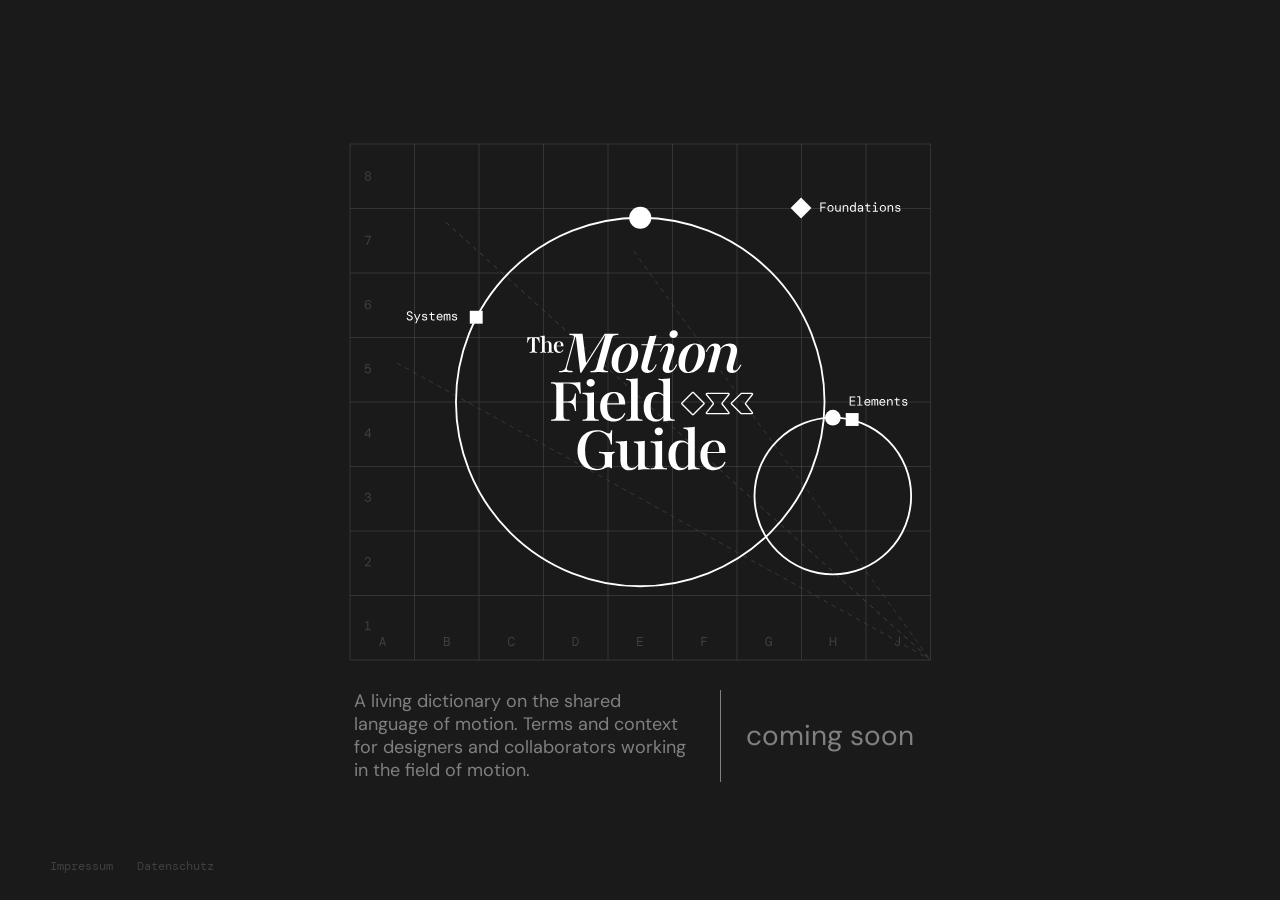
<file: index.html>
<!DOCTYPE html>
<html lang="en">
<head>
  <meta charset="utf-8">
  <meta name="viewport" content="width=device-width, initial-scale=1">
  <title>The Motion Field Guide</title>
  <meta name="description" content="A living dictionary on the shared language of motion. Terms and context for designers and collaborators working in the field of motion.">
  <meta name="theme-color" content="#1A1A1A">
  <meta property="og:type" content="website">
  <meta property="og:title" content="The Motion Field Guide">
  <meta property="og:description" content="A living dictionary on the shared language of motion. Coming soon.">
  <link rel="icon" href="favicon.svg" type="image/svg+xml">
  <link rel="stylesheet" href="styles.css?v=9">
</head>
<body>
  <main class="stage">
    <h1 class="visually-hidden">The Motion Field Guide</h1>

    <!-- Hero visual. The SVG between the markers is generated: after a new
         After Effects export run  python3 tools/build_hero.py <animation.json>
         and it is replaced. Do not edit it by hand. -->
    <div class="hero">
      <!-- hero:start -->
      <svg class="hero__svg" role="img" aria-label="The Motion Field Guide — circles, guide lines and markers on a grid, labelled Foundations, Systems and Elements." xmlns="http://www.w3.org/2000/svg" viewBox="0 0 2520 2240"><style>.a1{offset-path:path('M0,-800C441.83,-800 800,-441.83 800,0C800,441.83 441.83,800 0,800C-441.83,800 -800,441.83 -800,0C-800,-441.83 -441.83,-800 0,-800');offset-rotate:0deg;offset-distance:0%;animation:a1 11.96s linear infinite}@keyframes a1{0%{offset-distance:0%;animation-timing-function:cubic-bezier(0.2,0.1,0.83,0.85)}22.6468%{offset-distance:25%;animation-timing-function:linear}41.8174%{offset-distance:50%;animation-timing-function:linear}65.5378%{offset-distance:75%;animation-timing-function:cubic-bezier(0.17,0.23,0.4,0.53)}99.8968%{offset-distance:100%}100%{offset-distance:100%}}.a2{offset-path:path('M0,-340C187.78,-340 340,-187.78 340,0C340,187.78 187.78,340 0,340C-187.78,340 -340,187.78 -340,0C-340,-187.78 -187.78,-340 0,-340C187.78,-340 340,-187.78 340,0C340,187.78 187.78,340 0,340C-187.78,340 -340,187.78 -340,0C-340,-187.78 -187.78,-340 0,-340C187.78,-340 340,-187.78 340,0C340,187.78 187.78,340 0,340C-187.78,340 -340,187.78 -340,0C-340,-187.78 -187.78,-340 0,-340');offset-rotate:0deg;offset-distance:0%;animation:a2 11.96s linear infinite}@keyframes a2{0%{offset-distance:0%;animation-timing-function:cubic-bezier(0.6,0.32,0.83,0.77)}11.7159%{offset-distance:8.3333%;animation-timing-function:linear}16.7329%{offset-distance:16.6667%;animation-timing-function:linear}21.7495%{offset-distance:25%;animation-timing-function:cubic-bezier(0.17,0.23,0.4,0.69)}33.4654%{offset-distance:33.3333%;animation-timing-function:cubic-bezier(0.6,0.31,0.83,0.77)}45.1687%{offset-distance:41.6667%;animation-timing-function:linear}50.1776%{offset-distance:50%;animation-timing-function:linear}55.1863%{offset-distance:58.3333%;animation-timing-function:cubic-bezier(0.17,0.23,0.4,0.69)}66.8896%{offset-distance:66.6667%;animation-timing-function:cubic-bezier(0.6,0.31,0.83,0.77)}78.4931%{offset-distance:75%;animation-timing-function:linear}83.4373%{offset-distance:83.3333%;animation-timing-function:linear}88.3813%{offset-distance:91.6667%;animation-timing-function:cubic-bezier(0.17,0.23,0.4,0.69)}99.9846%{offset-distance:100%}100%{offset-distance:100%}}.a3{opacity:1;animation:a3 11.96s linear infinite}@keyframes a3{0%{opacity:1;animation-timing-function:step-end}3.3445%{opacity:0;animation-timing-function:step-end}3.8462%{opacity:1;animation-timing-function:step-end}4.5151%{opacity:0;animation-timing-function:step-end}5.0167%{opacity:1;animation-timing-function:step-end}6.689%{opacity:0;animation-timing-function:step-end}11.7057%{opacity:1;animation-timing-function:step-end}13.2107%{opacity:0;animation-timing-function:step-end}13.7124%{opacity:1;animation-timing-function:step-end}16.7224%{opacity:1;animation-timing-function:step-end}20.0669%{opacity:0;animation-timing-function:step-end}20.5686%{opacity:1;animation-timing-function:step-end}21.2375%{opacity:0;animation-timing-function:step-end}21.7391%{opacity:1;animation-timing-function:step-end}23.4114%{opacity:0;animation-timing-function:step-end}28.4281%{opacity:1;animation-timing-function:step-end}29.9331%{opacity:0;animation-timing-function:step-end}30.4348%{opacity:1;animation-timing-function:step-end}33.4448%{opacity:1;animation-timing-function:step-end}36.7893%{opacity:0;animation-timing-function:step-end}37.291%{opacity:1;animation-timing-function:step-end}37.9599%{opacity:0;animation-timing-function:step-end}38.4615%{opacity:1;animation-timing-function:step-end}40.1338%{opacity:0;animation-timing-function:step-end}45.1505%{opacity:1;animation-timing-function:step-end}46.6555%{opacity:0;animation-timing-function:step-end}47.1572%{opacity:1;animation-timing-function:step-end}50.1672%{opacity:1;animation-timing-function:step-end}53.5117%{opacity:0;animation-timing-function:step-end}54.0134%{opacity:1;animation-timing-function:step-end}54.6823%{opacity:0;animation-timing-function:step-end}55.1839%{opacity:1;animation-timing-function:step-end}56.8562%{opacity:0;animation-timing-function:step-end}61.8729%{opacity:1;animation-timing-function:step-end}63.3779%{opacity:0;animation-timing-function:step-end}63.8796%{opacity:1;animation-timing-function:step-end}66.8896%{opacity:1;animation-timing-function:step-end}70.2341%{opacity:0;animation-timing-function:step-end}70.7358%{opacity:1;animation-timing-function:step-end}71.4047%{opacity:0;animation-timing-function:step-end}71.9064%{opacity:1;animation-timing-function:step-end}73.5786%{opacity:0;animation-timing-function:step-end}78.5953%{opacity:1;animation-timing-function:step-end}80.1003%{opacity:0;animation-timing-function:step-end}80.602%{opacity:1;animation-timing-function:step-end}83.612%{opacity:1;animation-timing-function:step-end}86.9565%{opacity:0;animation-timing-function:step-end}87.4582%{opacity:1;animation-timing-function:step-end}88.1271%{opacity:0;animation-timing-function:step-end}88.6288%{opacity:1;animation-timing-function:step-end}90.301%{opacity:0;animation-timing-function:step-end}95.3177%{opacity:1;animation-timing-function:step-end}96.8227%{opacity:0;animation-timing-function:step-end}97.3244%{opacity:1}100%{opacity:1}}.a4{opacity:0;animation:a4 11.96s linear infinite}@keyframes a4{0%{opacity:0;animation-timing-function:step-end}6.689%{opacity:1;animation-timing-function:step-end}8.3612%{opacity:0;animation-timing-function:step-end}16.7224%{opacity:0;animation-timing-function:step-end}23.4114%{opacity:1;animation-timing-function:step-end}25.0836%{opacity:0;animation-timing-function:step-end}33.4448%{opacity:0;animation-timing-function:step-end}40.1338%{opacity:1;animation-timing-function:step-end}41.806%{opacity:0;animation-timing-function:step-end}50.1672%{opacity:0;animation-timing-function:step-end}56.8562%{opacity:1;animation-timing-function:step-end}58.5284%{opacity:0;animation-timing-function:step-end}66.8896%{opacity:0;animation-timing-function:step-end}73.5786%{opacity:1;animation-timing-function:step-end}75.2508%{opacity:0;animation-timing-function:step-end}83.612%{opacity:0;animation-timing-function:step-end}90.301%{opacity:1;animation-timing-function:step-end}91.9732%{opacity:0}100%{opacity:0}}.a5{opacity:0;animation:a5 11.96s linear infinite}@keyframes a5{0%{opacity:0;animation-timing-function:step-end}8.3612%{opacity:1;animation-timing-function:step-end}10.0334%{opacity:0;animation-timing-function:step-end}16.7224%{opacity:0;animation-timing-function:step-end}25.0836%{opacity:1;animation-timing-function:step-end}26.7559%{opacity:0;animation-timing-function:step-end}33.4448%{opacity:0;animation-timing-function:step-end}41.806%{opacity:1;animation-timing-function:step-end}43.4783%{opacity:0;animation-timing-function:step-end}50.1672%{opacity:0;animation-timing-function:step-end}58.5284%{opacity:1;animation-timing-function:step-end}60.2007%{opacity:0;animation-timing-function:step-end}66.8896%{opacity:0;animation-timing-function:step-end}75.2508%{opacity:1;animation-timing-function:step-end}76.9231%{opacity:0;animation-timing-function:step-end}83.612%{opacity:0;animation-timing-function:step-end}91.9732%{opacity:1;animation-timing-function:step-end}93.6455%{opacity:0}100%{opacity:0}}.a6{opacity:0;animation:a6 11.96s linear infinite}@keyframes a6{0%{opacity:0;animation-timing-function:step-end}10.0334%{opacity:1;animation-timing-function:step-end}11.7057%{opacity:0;animation-timing-function:step-end}16.7224%{opacity:0;animation-timing-function:step-end}26.7559%{opacity:1;animation-timing-function:step-end}28.4281%{opacity:0;animation-timing-function:step-end}33.4448%{opacity:0;animation-timing-function:step-end}43.4783%{opacity:1;animation-timing-function:step-end}45.1505%{opacity:0;animation-timing-function:step-end}50.1672%{opacity:0;animation-timing-function:step-end}60.2007%{opacity:1;animation-timing-function:step-end}61.8729%{opacity:0;animation-timing-function:step-end}66.8896%{opacity:0;animation-timing-function:step-end}76.9231%{opacity:1;animation-timing-function:step-end}78.5953%{opacity:0;animation-timing-function:step-end}83.612%{opacity:0;animation-timing-function:step-end}93.6455%{opacity:1;animation-timing-function:step-end}95.3177%{opacity:0}100%{opacity:0}}@media (prefers-reduced-motion:reduce){*{animation:none!important}}</style><g id="bg-grid"><g transform="translate(1260,1120)"><g transform="translate(-1260,-1120)"><g id="line-28"><g transform="translate(1260,2240)"><path d="M1260,0L-1260,0" fill="none" stroke="#404040" stroke-width="3"/></g></g><g id="line-27"><g transform="translate(1260,1960)"><path d="M1260,0L-1260,0" fill="none" stroke="#404040" stroke-width="3"/></g></g><g id="line-26"><g transform="translate(1260,1680)"><path d="M1260,0L-1260,0" fill="none" stroke="#404040" stroke-width="3"/></g></g><g id="line-25"><g transform="translate(1260,1400)"><path d="M1260,0L-1260,0" fill="none" stroke="#404040" stroke-width="3"/></g></g><g id="line-24"><g transform="translate(1260,1120)"><path d="M1260,0L-1260,0" fill="none" stroke="#404040" stroke-width="3"/></g></g><g id="line-23"><g transform="translate(1260,840)"><path d="M1260,0L-1260,0" fill="none" stroke="#404040" stroke-width="3"/></g></g><g id="line-22"><g transform="translate(1260,560)"><path d="M1260,0L-1260,0" fill="none" stroke="#404040" stroke-width="3"/></g></g><g id="line-19"><g transform="translate(1260,280)"><path d="M1260,0L-1260,0" fill="none" stroke="#404040" stroke-width="3"/></g></g><g id="line-20"><g transform="translate(1260,0)"><path d="M1260,0L-1260,0" fill="none" stroke="#404040" stroke-width="3"/></g></g><g id="line-29"><g transform="translate(2520,1120) rotate(-90)"><path d="M1120,0L-1120,0" fill="none" stroke="#404040" stroke-width="3"/></g></g><g id="line-28-1"><g transform="translate(2240,1120) rotate(-90)"><path d="M1120,0L-1120,0" fill="none" stroke="#404040" stroke-width="3"/></g></g><g id="line-27-1"><g transform="translate(1960,1120) rotate(-90)"><path d="M1120,0L-1120,0" fill="none" stroke="#404040" stroke-width="3"/></g></g><g id="line-26-1"><g transform="translate(1680,1120) rotate(-90)"><path d="M1120,0L-1120,0" fill="none" stroke="#404040" stroke-width="3"/></g></g><g id="line-25-1"><g transform="translate(1400,1120) rotate(-90)"><path d="M1120,0L-1120,0" fill="none" stroke="#404040" stroke-width="3"/></g></g><g id="line-24-1"><g transform="translate(1120,1120) rotate(-90)"><path d="M1120,0L-1120,0" fill="none" stroke="#404040" stroke-width="3"/></g></g><g id="line-23-1"><g transform="translate(840,1120) rotate(-90)"><path d="M1120,0L-1120,0" fill="none" stroke="#404040" stroke-width="3"/></g></g><g id="line-22-1"><g transform="translate(560,1120) rotate(-90)"><path d="M1120,0L-1120,0" fill="none" stroke="#404040" stroke-width="3"/></g></g><g id="line-19-1"><g transform="translate(280,1120) rotate(-90)"><path d="M1120,0L-1120,0" fill="none" stroke="#404040" stroke-width="3"/></g></g><g id="line-20-1"><g transform="translate(0,1120) rotate(-90)"><path d="M1120,0L-1120,0" fill="none" stroke="#404040" stroke-width="3"/></g></g><g id="1"><g transform="translate(77.5,2091.5) translate(-16.69,19.6)"><g fill="#404040"><path transform="translate(0,0) scale(0.56)" d="M52.6,0L52.6,-7.6L33.5,-7.6L33.5,-70L27.9,-70L8,-63.2L8,-56.8L25.1,-60.1L25.1,-7.6L7,-7.6L7,0L52.6,0Z"/></g></g></g><g id="2"><g transform="translate(77.5,1812.64) translate(-17.08,19.94)"><g fill="#404040"><path transform="translate(0,0) scale(0.56)" d="M53.6,0L53.6,-7.5L20.4,-7.5C24.2,-10.5 27.97,-13.63 31.7,-16.9C35.43,-20.17 38.8,-23.57 41.8,-27.1C44.8,-30.63 47.2,-34.32 49,-38.15C50.8,-41.98 51.7,-46 51.7,-50.2C51.7,-56.6 49.8,-61.7 46,-65.5C42.2,-69.3 36.87,-71.2 30,-71.2C25.73,-71.2 21.92,-70.33 18.55,-68.6C15.18,-66.87 12.52,-64.35 10.55,-61.05C8.58,-57.75 7.57,-53.8 7.5,-49.2L15.8,-49.2C15.8,-51.73 16.33,-54.1 17.4,-56.3C18.47,-58.5 20.07,-60.27 22.2,-61.6C24.33,-62.93 26.93,-63.6 30,-63.6C34,-63.6 37.18,-62.38 39.55,-59.95C41.92,-57.52 43.1,-54.2 43.1,-50C43.1,-45.33 41.63,-40.77 38.7,-36.3C35.77,-31.83 31.62,-27.2 26.25,-22.4C20.88,-17.6 14.6,-12.33 7.4,-6.6L7.4,0L53.6,0Z"/></g></g></g><g id="3"><g transform="translate(77.5,1533.79) translate(-17.05,19.6)"><g fill="#404040"><path transform="translate(0,0) scale(0.56)" d="M43.65,-1.7C47.22,-3.63 49.95,-6.23 51.85,-9.5C53.75,-12.77 54.7,-16.43 54.7,-20.5C54.7,-25.3 53.4,-29.13 50.8,-32C48.2,-34.87 44.93,-36.9 41,-38.1L41,-38.7C43.93,-39.77 46.47,-41.62 48.6,-44.25C50.73,-46.88 51.8,-49.93 51.8,-53.4C51.8,-56.67 51,-59.65 49.4,-62.35C47.8,-65.05 45.45,-67.2 42.35,-68.8C39.25,-70.4 35.4,-71.2 30.8,-71.2C26.53,-71.2 22.78,-70.37 19.55,-68.7C16.32,-67.03 13.77,-64.75 11.9,-61.85C10.03,-58.95 9.03,-55.6 8.9,-51.8L17.3,-51.8C17.63,-55.27 19,-58.08 21.4,-60.25C23.8,-62.42 26.93,-63.5 30.8,-63.5C34.8,-63.5 37.88,-62.5 40.05,-60.5C42.22,-58.5 43.3,-55.93 43.3,-52.8C43.3,-49.07 41.95,-46.23 39.25,-44.3C36.55,-42.37 32.93,-41.4 28.4,-41.4L23.1,-41.4L23.1,-33.8L29.2,-33.8C32.33,-33.8 35.18,-33.32 37.75,-32.35C40.32,-31.38 42.37,-29.92 43.9,-27.95C45.43,-25.98 46.2,-23.5 46.2,-20.5C46.2,-16.17 44.87,-12.75 42.2,-10.25C39.53,-7.75 35.77,-6.5 30.9,-6.5C25.9,-6.5 22,-7.88 19.2,-10.65C16.4,-13.42 14.93,-16.8 14.8,-20.8L6.2,-20.8C6.4,-16.07 7.6,-12.07 9.8,-8.8C12,-5.53 14.92,-3.05 18.55,-1.35C22.18,0.35 26.3,1.2 30.9,1.2C35.83,1.2 40.08,0.23 43.65,-1.7Z"/></g></g></g><g id="4"><g transform="translate(77.5,1254.93) translate(-17.39,19.6)"><g fill="#404040"><path transform="translate(0,0) scale(0.56)" d="M47,0L47,-16.2L57,-16.2L57,-23.8L47,-23.8L47,-70L37,-70L5.1,-22.7L5.1,-16.2L38.6,-16.2L38.6,0L47,0ZM39,-60.2L39,-23.8L14.5,-23.8L39,-60.2Z"/></g></g></g><g id="5"><g transform="translate(77.5,976.07) translate(-16.83,19.26)"><g fill="#404040"><path transform="translate(0,0) scale(0.56)" d="M43.15,-2.2C46.78,-4.47 49.55,-7.48 51.45,-11.25C53.35,-15.02 54.3,-19.17 54.3,-23.7C54.3,-28.57 53.33,-32.82 51.4,-36.45C49.47,-40.08 46.78,-42.88 43.35,-44.85C39.92,-46.82 35.9,-47.8 31.3,-47.8C27.83,-47.8 24.78,-47.17 22.15,-45.9C19.52,-44.63 17.43,-43.17 15.9,-41.5L15.4,-41.5L19.1,-62.3L49.9,-62.3L49.9,-70L12.5,-70L6.5,-31.3L14.5,-31.3C16.1,-33.9 18.22,-36.05 20.85,-37.75C23.48,-39.45 26.67,-40.3 30.4,-40.3C35.07,-40.3 38.87,-38.82 41.8,-35.85C44.73,-32.88 46.2,-28.8 46.2,-23.6C46.2,-18.67 44.77,-14.58 41.9,-11.35C39.03,-8.12 35.1,-6.5 30.1,-6.5C25.83,-6.5 22.3,-7.68 19.5,-10.05C16.7,-12.42 15,-15.5 14.4,-19.3L5.8,-19.3C6.2,-15.37 7.4,-11.87 9.4,-8.8C11.4,-5.73 14.13,-3.3 17.6,-1.5C21.07,0.3 25.2,1.2 30,1.2C35.13,1.2 39.52,0.07 43.15,-2.2Z"/></g></g></g><g id="6"><g transform="translate(77.5,697.22) translate(-16.74,19.6)"><g fill="#404040"><path transform="translate(0,0) scale(0.56)" d="M43.65,-2C47.15,-4.13 49.85,-6.98 51.75,-10.55C53.65,-14.12 54.6,-18.03 54.6,-22.3C54.6,-26.63 53.62,-30.5 51.65,-33.9C49.68,-37.3 47.03,-39.97 43.7,-41.9C40.37,-43.83 36.6,-44.8 32.4,-44.8C27.87,-44.8 24,-43.73 20.8,-41.6C17.6,-39.47 15.23,-36.97 13.7,-34.1L13.2,-34.1C13.47,-40.83 14.48,-46.38 16.25,-50.75C18.02,-55.12 20.28,-58.35 23.05,-60.45C25.82,-62.55 28.87,-63.6 32.2,-63.6C36,-63.6 39.17,-62.55 41.7,-60.45C44.23,-58.35 45.83,-55.53 46.5,-52L54.4,-52C54.07,-55.6 52.98,-58.85 51.15,-61.75C49.32,-64.65 46.82,-66.95 43.65,-68.65C40.48,-70.35 36.67,-71.2 32.2,-71.2C26.53,-71.2 21.68,-69.55 17.65,-66.25C13.62,-62.95 10.53,-58.38 8.4,-52.55C6.27,-46.72 5.2,-39.97 5.2,-32.3C5.2,-25.97 6.12,-20.28 7.95,-15.25C9.78,-10.22 12.62,-6.22 16.45,-3.25C20.28,-0.28 25.27,1.2 31.4,1.2C36.07,1.2 40.15,0.13 43.65,-2ZM22.75,-8.4C20.45,-9.73 18.65,-11.57 17.35,-13.9C16.05,-16.23 15.4,-18.87 15.4,-21.8C15.4,-24.73 16.05,-27.37 17.35,-29.7C18.65,-32.03 20.45,-33.87 22.75,-35.2C25.05,-36.53 27.73,-37.2 30.8,-37.2C35.4,-37.2 39.1,-35.75 41.9,-32.85C44.7,-29.95 46.1,-26.27 46.1,-21.8C46.1,-17.4 44.7,-13.73 41.9,-10.8C39.1,-7.87 35.4,-6.4 30.8,-6.4C27.73,-6.4 25.05,-7.07 22.75,-8.4Z"/></g></g></g><g id="7"><g transform="translate(77.5,418.36) translate(-16.66,19.6)"><g fill="#404040"><path transform="translate(0,0) scale(0.56)" d="M26.1,0L53.2,-63.3L53.2,-70L6.3,-70L6.3,-62.4L44.5,-62.4L17.2,0L26.1,0Z"/></g></g></g><g id="8"><g transform="translate(77.92,139.5) translate(-16.8,19.6)"><g fill="#404040"><path transform="translate(0,0) scale(0.56)" d="M42.25,-1.45C45.75,-3.22 48.5,-5.63 50.5,-8.7C52.5,-11.77 53.5,-15.27 53.5,-19.2C53.5,-23.6 52.33,-27.33 50,-30.4C47.67,-33.47 44.97,-35.6 41.9,-36.8L41.9,-37.3C44.83,-38.7 47.18,-40.72 48.95,-43.35C50.72,-45.98 51.6,-49.07 51.6,-52.6C51.6,-56 50.68,-59.12 48.85,-61.95C47.02,-64.78 44.48,-67.03 41.25,-68.7C38.02,-70.37 34.27,-71.2 30,-71.2C25.67,-71.2 21.87,-70.37 18.6,-68.7C15.33,-67.03 12.82,-64.78 11.05,-61.95C9.28,-59.12 8.4,-56 8.4,-52.6C8.4,-49.07 9.28,-45.98 11.05,-43.35C12.82,-40.72 15.17,-38.7 18.1,-37.3L18.1,-36.8C15.03,-35.6 12.33,-33.47 10,-30.4C7.67,-27.33 6.5,-23.6 6.5,-19.2C6.5,-15.27 7.5,-11.77 9.5,-8.7C11.5,-5.63 14.25,-3.22 17.75,-1.45C21.25,0.32 25.33,1.2 30,1.2C34.67,1.2 38.75,0.32 42.25,-1.45ZM20.25,-43.65C17.88,-45.82 16.7,-48.63 16.7,-52.1C16.7,-55.5 17.88,-58.28 20.25,-60.45C22.62,-62.62 25.87,-63.7 30,-63.7C34.13,-63.7 37.38,-62.62 39.75,-60.45C42.12,-58.28 43.3,-55.5 43.3,-52.1C43.3,-48.63 42.12,-45.82 39.75,-43.65C37.38,-41.48 34.13,-40.4 30,-40.4C25.87,-40.4 22.62,-41.48 20.25,-43.65ZM19.15,-9.85C16.38,-12.15 15,-15.5 15,-19.9C15,-24.23 16.38,-27.55 19.15,-29.85C21.92,-32.15 25.53,-33.3 30,-33.3C34.47,-33.3 38.08,-32.15 40.85,-29.85C43.62,-27.55 45,-24.23 45,-19.9C45,-15.5 43.62,-12.15 40.85,-9.85C38.08,-7.55 34.47,-6.4 30,-6.4C25.53,-6.4 21.92,-7.55 19.15,-9.85Z"/></g></g></g><g id="a"><g transform="translate(141.5,2159.5) translate(-16.8,19.6)"><g fill="#404040"><path transform="translate(0,0) scale(0.56)" d="M12.5,0L17.6,-17.4L42.4,-17.4L47.5,0L56.7,0L34.9,-70L25.2,-70L3.3,0L12.5,0ZM30.2,-58.2L40.3,-24.4L19.7,-24.4L29.8,-58.2L30.2,-58.2Z"/></g></g></g><g id="b"><g transform="translate(420.8,2159.5) translate(-16.8,19.6)"><g fill="#404040"><path transform="translate(0,0) scale(0.56)" d="M30.7,0C35.57,0 39.68,-0.87 43.05,-2.6C46.42,-4.33 48.98,-6.65 50.75,-9.55C52.52,-12.45 53.4,-15.7 53.4,-19.3C53.4,-23.7 52.17,-27.3 49.7,-30.1C47.23,-32.9 44.37,-34.83 41.1,-35.9L41.1,-36.6C43.83,-37.67 46.3,-39.52 48.5,-42.15C50.7,-44.78 51.8,-48.13 51.8,-52.2C51.8,-57.4 49.97,-61.67 46.3,-65C42.63,-68.33 37.17,-70 29.9,-70L6.6,-70L6.6,0L30.7,0ZM15,-62.4L29,-62.4C33.73,-62.4 37.27,-61.43 39.6,-59.5C41.93,-57.57 43.1,-54.83 43.1,-51.3C43.1,-47.57 41.92,-44.72 39.55,-42.75C37.18,-40.78 33.77,-39.8 29.3,-39.8L15,-39.8L15,-62.4ZM15,-32.5L29.6,-32.5C34.27,-32.5 37.97,-31.42 40.7,-29.25C43.43,-27.08 44.8,-24.03 44.8,-20.1C44.8,-16.17 43.5,-13.12 40.9,-10.95C38.3,-8.78 34.6,-7.7 29.8,-7.7L15,-7.7L15,-32.5Z"/></g></g></g><g id="c"><g transform="translate(700.1,2159.5) translate(-16.46,19.6)"><g fill="#404040"><path transform="translate(0,0) scale(0.56)" d="M47.65,-4.55C51.88,-8.38 54.53,-13.63 55.6,-20.3L46.3,-20.3C45.63,-16.3 44.02,-13.03 41.45,-10.5C38.88,-7.97 35.23,-6.7 30.5,-6.7C24.7,-6.7 20.13,-9.2 16.8,-14.2C13.47,-19.2 11.8,-26.13 11.8,-35C11.8,-43.8 13.47,-50.72 16.8,-55.75C20.13,-60.78 24.7,-63.3 30.5,-63.3C35.03,-63.3 38.63,-61.97 41.3,-59.3C43.97,-56.63 45.63,-53.33 46.3,-49.4L55.6,-49.4C54.87,-56 52.3,-61.28 47.9,-65.25C43.5,-69.22 37.7,-71.2 30.5,-71.2C24.83,-71.2 19.95,-69.7 15.85,-66.7C11.75,-63.7 8.62,-59.48 6.45,-54.05C4.28,-48.62 3.2,-42.27 3.2,-35C3.2,-27.67 4.28,-21.3 6.45,-15.9C8.62,-10.5 11.75,-6.3 15.85,-3.3C19.95,-0.3 24.83,1.2 30.5,1.2C37.7,1.2 43.42,-0.72 47.65,-4.55Z"/></g></g></g><g id="d"><g transform="translate(979.4,2159.5) translate(-17.25,19.6)"><g fill="#404040"><path transform="translate(0,0) scale(0.56)" d="M21.3,0C32.77,0 41.25,-3.13 46.75,-9.4C52.25,-15.67 55,-24.2 55,-35C55,-45.8 52.25,-54.33 46.75,-60.6C41.25,-66.87 32.77,-70 21.3,-70L6.6,-70L6.6,0L21.3,0ZM15,-62.3L21.1,-62.3C27.23,-62.3 32.15,-61.17 35.85,-58.9C39.55,-56.63 42.23,-53.47 43.9,-49.4C45.57,-45.33 46.4,-40.53 46.4,-35C46.4,-29.47 45.57,-24.67 43.9,-20.6C42.23,-16.53 39.55,-13.37 35.85,-11.1C32.15,-8.83 27.23,-7.7 21.1,-7.7L15,-7.7L15,-62.3Z"/></g></g></g><g id="e"><g transform="translate(1258.7,2159.5) translate(-17.05,19.6)"><g fill="#404040"><path transform="translate(0,0) scale(0.56)" d="M52.3,0L52.3,-7.6L17,-7.6L17,-31.5L49.3,-31.5L49.3,-39.1L17,-39.1L17,-62.4L52.3,-62.4L52.3,-70L8.6,-70L8.6,0L52.3,0Z"/></g></g></g><g id="f"><g transform="translate(1538,2159.5) translate(-17.33,19.6)"><g fill="#404040"><path transform="translate(0,0) scale(0.56)" d="M17.5,0L17.5,-30.3L47.7,-30.3L47.7,-37.8L17.5,-37.8L17.5,-62.2L52.8,-62.2L52.8,-70L9.1,-70L9.1,0L17.5,0Z"/></g></g></g><g id="g"><g transform="translate(1817.31,2159.5) translate(-16.55,19.6)"><g fill="#404040"><path transform="translate(0,0) scale(0.56)" d="M40.35,-2C43.05,-4.13 45.1,-7 46.5,-10.6L46.9,-10.6L47.6,0L55.3,0L55.3,-36.7L31.1,-36.7L31.1,-29.5L46.7,-29.5C46.57,-25.77 45.88,-22.15 44.65,-18.65C43.42,-15.15 41.6,-12.28 39.2,-10.05C36.8,-7.82 33.73,-6.7 30,-6.7C24.8,-6.7 20.57,-9.17 17.3,-14.1C14.03,-19.03 12.4,-26 12.4,-35C12.4,-43.87 14.03,-50.8 17.3,-55.8C20.57,-60.8 25.07,-63.3 30.8,-63.3C34.8,-63.3 38.02,-62.05 40.45,-59.55C42.88,-57.05 44.43,-53.8 45.1,-49.8L54.4,-49.8C53.6,-56.33 51.12,-61.53 46.95,-65.4C42.78,-69.27 37.4,-71.2 30.8,-71.2C25.27,-71.2 20.48,-69.73 16.45,-66.8C12.42,-63.87 9.3,-59.7 7.1,-54.3C4.9,-48.9 3.8,-42.47 3.8,-35C3.8,-27.47 4.88,-21 7.05,-15.6C9.22,-10.2 12.23,-6.05 16.1,-3.15C19.97,-0.25 24.37,1.2 29.3,1.2C33.97,1.2 37.65,0.13 40.35,-2Z"/></g></g></g><g id="h"><g transform="translate(2096.61,2159.5) translate(-16.83,19.6)"><g fill="#404040"><path transform="translate(0,0) scale(0.56)" d="M13.1,0L13.1,-32.2L47,-32.2L47,0L55.4,0L55.4,-70L47,-70L47,-39.8L13.1,-39.8L13.1,-70L4.7,-70L4.7,0L13.1,0Z"/></g></g></g><g id="j"><g transform="translate(2375.91,2159.5) translate(-17.05,19.26)"><g fill="#404040"><path transform="translate(0,0) scale(0.56)" d="M46,-4.45C49.6,-8.22 51.4,-13.6 51.4,-20.6L51.4,-70L43,-70L43,-20.6C43,-16.6 42.05,-13.27 40.15,-10.6C38.25,-7.93 35.1,-6.6 30.7,-6.6C26.3,-6.6 23.1,-7.98 21.1,-10.75C19.1,-13.52 18.07,-16.87 18,-20.8L9.5,-20.8C9.5,-13.93 11.33,-8.55 15,-4.65C18.67,-0.75 23.93,1.2 30.8,1.2C37.33,1.2 42.4,-0.68 46,-4.45Z"/></g></g></g></g></g></g><g id="diagonale-1"><g transform="translate(1260,1120)"><g transform="translate(1260.14,1117.52) rotate(29.08) translate(-1325.65,1.18)"><path d="M-1325.03,0L1325.03,0" fill="none" stroke="#404040" stroke-width="3" stroke-dasharray="20 20"/></g></g></g><g id="diagonale-2"><g transform="translate(1260,1120)"><g transform="translate(1261.13,1120.63) rotate(-137.9) translate(1419.24,-0.24)"><path d="M1417.55,-0.42L-1417.55,0.42" fill="none" stroke="#4D4D4D" stroke-width="3" stroke-dasharray="20 20"/></g></g></g><g id="diagonale-3"><g transform="translate(1260,1120)"><g transform="translate(1256.76,1120) rotate(54.05) translate(-1095.78,-2)"><path d="M-1095.78,0L1095.78,0" fill="none" stroke="#404040" stroke-width="3" stroke-dasharray="20 20"/></g></g></g><g id="orbit-1"><g transform="translate(1260,1120)"><path pathLength="1" d="M-800,0a800,800 0 1,0 1600,0a800,800 0 1,0 -1600,0Z" fill="none" stroke="#FFFFFF" stroke-width="8"/></g></g><g id="circle-1"><g transform="translate(1260,1120)"><g class="a1"><path d="M-48,0a48,48 0 1,0 96,0a48,48 0 1,0 -96,0Z" fill="#FFFFFF"/></g></g></g><g id="orbit-2"><g transform="translate(1260,1120)"><g transform="translate(836,408) scale(-1,1)"><path pathLength="1" d="M-340,0a340,340 0 1,0 680,0a340,340 0 1,0 -680,0Z" fill="none" stroke="#FFFFFF" stroke-width="8"/></g></g></g><g id="circle-2"><g transform="translate(1260,1120)"><g transform="translate(836,408) scale(-1,1)"><g class="a2"><path d="M-34,0a34,34 0 1,0 68,0a34,34 0 1,0 -68,0Z" fill="#FFFFFF"/></g></g></g></g><g id="text-anchor-1"><g transform="translate(1260,1120)"><g transform="translate(-712,-368)"><path d="M-28,-28h56v56h-56Z" fill="#FFFFFF"/></g></g></g><g id="text-anchor-2"><g transform="translate(1260,1120)"><g transform="translate(920,76)"><path d="M-28,-28h56v56h-56Z" fill="#FFFFFF"/></g></g></g><g id="systems"><g transform="translate(1260,1120)"><g transform="translate(-1017.66,-354.32)"><g fill="#FFFFFF"><path transform="translate(0,0) scale(0.56)" d="M42.8,-1.35C46.27,-3.05 48.97,-5.37 50.9,-8.3C52.83,-11.23 53.8,-14.6 53.8,-18.4C53.8,-22.27 53.02,-25.5 51.45,-28.1C49.88,-30.7 47.65,-32.88 44.75,-34.65C41.85,-36.42 38.37,-37.97 34.3,-39.3C29.97,-40.77 26.53,-42.15 24,-43.45C21.47,-44.75 19.65,-46.2 18.55,-47.8C17.45,-49.4 16.9,-51.37 16.9,-53.7C16.9,-56.77 18.13,-59.18 20.6,-60.95C23.07,-62.72 26.13,-63.6 29.8,-63.6C32.87,-63.6 35.4,-63 37.4,-61.8C39.4,-60.6 40.9,-59.1 41.9,-57.3C42.9,-55.5 43.4,-53.67 43.4,-51.8L52.2,-51.8C52.2,-55.6 51.28,-58.97 49.45,-61.9C47.62,-64.83 45.05,-67.12 41.75,-68.75C38.45,-70.38 34.6,-71.2 30.2,-71.2C25.53,-71.2 21.57,-70.43 18.3,-68.9C15.03,-67.37 12.53,-65.27 10.8,-62.6C9.07,-59.93 8.2,-56.93 8.2,-53.6C8.2,-48.67 9.67,-44.53 12.6,-41.2C15.53,-37.87 20.2,-35.23 26.6,-33.3C31.13,-31.83 34.75,-30.42 37.45,-29.05C40.15,-27.68 42.1,-26.12 43.3,-24.35C44.5,-22.58 45.1,-20.4 45.1,-17.8C45.1,-14.67 43.85,-11.98 41.35,-9.75C38.85,-7.52 35.3,-6.4 30.7,-6.4C25.7,-6.4 21.88,-7.85 19.25,-10.75C16.62,-13.65 15.27,-17.1 15.2,-21.1L6.4,-21.1C6.47,-16.63 7.48,-12.73 9.45,-9.4C11.42,-6.07 14.22,-3.47 17.85,-1.6C21.48,0.27 25.77,1.2 30.7,1.2C35.3,1.2 39.33,0.35 42.8,-1.35Z"/><path transform="translate(32.48,0) scale(0.56)" d="M23.7,22L56,-49.6L47.2,-49.6L30,-11.2L13.7,-49.6L4.6,-49.6L24.2,-4.8L27.1,-4.8L14.9,22L23.7,22Z"/><path transform="translate(64.96,0) scale(0.56)" d="M40.9,-0.85C43.9,-2.22 46.25,-4.08 47.95,-6.45C49.65,-8.82 50.47,-11.5 50.4,-14.5C50.4,-18.1 49.55,-20.9 47.85,-22.9C46.15,-24.9 43.87,-26.37 41,-27.3C38.13,-28.23 34.97,-28.9 31.5,-29.3C27.1,-29.7 23.88,-30.55 21.85,-31.85C19.82,-33.15 18.8,-34.8 18.8,-36.8C18.8,-38.8 19.7,-40.42 21.5,-41.65C23.3,-42.88 25.83,-43.5 29.1,-43.5C32.23,-43.5 34.85,-42.78 36.95,-41.35C39.05,-39.92 40.2,-38 40.4,-35.6L48.7,-35.6C48.23,-40.47 46.33,-44.22 43,-46.85C39.67,-49.48 35.1,-50.8 29.3,-50.8C23.43,-50.8 18.8,-49.47 15.4,-46.8C12,-44.13 10.3,-40.77 10.3,-36.7C10.3,-32.17 12.03,-28.77 15.5,-26.5C18.97,-24.23 23.33,-22.8 28.6,-22.2C33,-21.67 36.3,-20.88 38.5,-19.85C40.7,-18.82 41.8,-16.9 41.8,-14.1C41.8,-12.03 40.88,-10.2 39.05,-8.6C37.22,-7 34.43,-6.2 30.7,-6.2C26.77,-6.2 23.65,-7.07 21.35,-8.8C19.05,-10.53 17.7,-12.77 17.3,-15.5L8.6,-15.5C9.07,-10.3 11.25,-6.22 15.15,-3.25C19.05,-0.28 24.17,1.2 30.5,1.2C34.43,1.2 37.9,0.52 40.9,-0.85Z"/><path transform="translate(97.44,0) scale(0.56)" d="M48.8,0L48.8,-7.6L37.7,-7.6C34.5,-7.6 32.25,-8.17 30.95,-9.3C29.65,-10.43 29,-12.4 29,-15.2L29,-42.4L48.8,-42.4L48.8,-49.6L29,-49.6L29,-62.3L22.8,-62.3L21.4,-54.6C20.87,-51.27 18.9,-49.6 15.5,-49.6L8,-49.6L8,-42.4L20.6,-42.4L20.6,-15.2C20.6,-9.47 21.9,-5.5 24.5,-3.3C27.1,-1.1 30.67,0 35.2,0L48.8,0Z"/><path transform="translate(129.92,0) scale(0.56)" d="M45,-3.55C48.6,-6.72 50.97,-10.6 52.1,-15.2L43.8,-15.2C42.73,-12.47 41.17,-10.33 39.1,-8.8C37.03,-7.27 34.17,-6.5 30.5,-6.5C27.9,-6.5 25.45,-7.1 23.15,-8.3C20.85,-9.5 18.95,-11.32 17.45,-13.75C15.95,-16.18 15.1,-19.23 14.9,-22.9L53.4,-22.9C53.4,-23.83 53.42,-24.67 53.45,-25.4C53.48,-26.13 53.5,-26.87 53.5,-27.6C53.5,-31.67 52.6,-35.47 50.8,-39C49,-42.53 46.4,-45.38 43,-47.55C39.6,-49.72 35.5,-50.8 30.7,-50.8C25.9,-50.8 21.7,-49.72 18.1,-47.55C14.5,-45.38 11.68,-42.35 9.65,-38.45C7.62,-34.55 6.6,-30 6.6,-24.8C6.6,-19.6 7.63,-15.05 9.7,-11.15C11.77,-7.25 14.58,-4.22 18.15,-2.05C21.72,0.12 25.83,1.2 30.5,1.2C36.57,1.2 41.4,-0.38 45,-3.55ZM40.75,-39.75C43.45,-37.38 44.93,-34.13 45.2,-30L15,-30C15.67,-34.2 17.45,-37.47 20.35,-39.8C23.25,-42.13 26.63,-43.3 30.5,-43.3C34.63,-43.3 38.05,-42.12 40.75,-39.75Z"/><path transform="translate(162.4,0) scale(0.56)" d="M12,0L12,-33.6C12,-36.67 12.72,-39.03 14.15,-40.7C15.58,-42.37 17.4,-43.2 19.6,-43.2C21.73,-43.2 23.27,-42.5 24.2,-41.1C25.13,-39.7 25.6,-37.8 25.6,-35.4L25.6,0L33.9,0L33.9,-33.6C33.9,-36.67 34.6,-39.03 36,-40.7C37.4,-42.37 39.2,-43.2 41.4,-43.2C43.53,-43.2 45.08,-42.5 46.05,-41.1C47.02,-39.7 47.5,-37.8 47.5,-35.4L47.5,0L55.7,0L55.7,-36.7C55.7,-40.97 54.75,-44.38 52.85,-46.95C50.95,-49.52 48.1,-50.8 44.3,-50.8C41.57,-50.8 39.23,-50.13 37.3,-48.8C35.37,-47.47 33.97,-45.8 33.1,-43.8L32.7,-43.8C31.9,-46 30.62,-47.72 28.85,-48.95C27.08,-50.18 24.93,-50.8 22.4,-50.8C19.87,-50.8 17.72,-50.13 15.95,-48.8C14.18,-47.47 12.87,-45.8 12,-43.8L11.5,-43.8L10.6,-49.6L3.7,-49.6L3.7,0L12,0Z"/><path transform="translate(194.88,0) scale(0.56)" d="M40.9,-0.85C43.9,-2.22 46.25,-4.08 47.95,-6.45C49.65,-8.82 50.47,-11.5 50.4,-14.5C50.4,-18.1 49.55,-20.9 47.85,-22.9C46.15,-24.9 43.87,-26.37 41,-27.3C38.13,-28.23 34.97,-28.9 31.5,-29.3C27.1,-29.7 23.88,-30.55 21.85,-31.85C19.82,-33.15 18.8,-34.8 18.8,-36.8C18.8,-38.8 19.7,-40.42 21.5,-41.65C23.3,-42.88 25.83,-43.5 29.1,-43.5C32.23,-43.5 34.85,-42.78 36.95,-41.35C39.05,-39.92 40.2,-38 40.4,-35.6L48.7,-35.6C48.23,-40.47 46.33,-44.22 43,-46.85C39.67,-49.48 35.1,-50.8 29.3,-50.8C23.43,-50.8 18.8,-49.47 15.4,-46.8C12,-44.13 10.3,-40.77 10.3,-36.7C10.3,-32.17 12.03,-28.77 15.5,-26.5C18.97,-24.23 23.33,-22.8 28.6,-22.2C33,-21.67 36.3,-20.88 38.5,-19.85C40.7,-18.82 41.8,-16.9 41.8,-14.1C41.8,-12.03 40.88,-10.2 39.05,-8.6C37.22,-7 34.43,-6.2 30.7,-6.2C26.77,-6.2 23.65,-7.07 21.35,-8.8C19.05,-10.53 17.7,-12.77 17.3,-15.5L8.6,-15.5C9.07,-10.3 11.25,-6.22 15.15,-3.25C19.05,-0.28 24.17,1.2 30.5,1.2C34.43,1.2 37.9,0.52 40.9,-0.85Z"/></g></g></g></g><g id="elements"><g transform="translate(1260,1120)"><g transform="translate(904.34,15.68)"><g fill="#FFFFFF"><path transform="translate(0,0) scale(0.56)" d="M52.3,0L52.3,-7.6L17,-7.6L17,-31.5L49.3,-31.5L49.3,-39.1L17,-39.1L17,-62.4L52.3,-62.4L52.3,-70L8.6,-70L8.6,0L52.3,0Z"/><path transform="translate(32.48,0) scale(0.56)" d="M49.7,0L49.7,-7.2L32.8,-7.2L32.8,-63.1C32.8,-65.97 32.03,-68.17 30.5,-69.7C28.97,-71.23 26.77,-72 23.9,-72L9.3,-72L9.3,-64.8L21.9,-64.8C23.57,-64.8 24.4,-63.97 24.4,-62.3L24.4,-7.2L7.5,-7.2L7.5,0L49.7,0Z"/><path transform="translate(64.96,0) scale(0.56)" d="M45,-3.55C48.6,-6.72 50.97,-10.6 52.1,-15.2L43.8,-15.2C42.73,-12.47 41.17,-10.33 39.1,-8.8C37.03,-7.27 34.17,-6.5 30.5,-6.5C27.9,-6.5 25.45,-7.1 23.15,-8.3C20.85,-9.5 18.95,-11.32 17.45,-13.75C15.95,-16.18 15.1,-19.23 14.9,-22.9L53.4,-22.9C53.4,-23.83 53.42,-24.67 53.45,-25.4C53.48,-26.13 53.5,-26.87 53.5,-27.6C53.5,-31.67 52.6,-35.47 50.8,-39C49,-42.53 46.4,-45.38 43,-47.55C39.6,-49.72 35.5,-50.8 30.7,-50.8C25.9,-50.8 21.7,-49.72 18.1,-47.55C14.5,-45.38 11.68,-42.35 9.65,-38.45C7.62,-34.55 6.6,-30 6.6,-24.8C6.6,-19.6 7.63,-15.05 9.7,-11.15C11.77,-7.25 14.58,-4.22 18.15,-2.05C21.72,0.12 25.83,1.2 30.5,1.2C36.57,1.2 41.4,-0.38 45,-3.55ZM40.75,-39.75C43.45,-37.38 44.93,-34.13 45.2,-30L15,-30C15.67,-34.2 17.45,-37.47 20.35,-39.8C23.25,-42.13 26.63,-43.3 30.5,-43.3C34.63,-43.3 38.05,-42.12 40.75,-39.75Z"/><path transform="translate(97.44,0) scale(0.56)" d="M12,0L12,-33.6C12,-36.67 12.72,-39.03 14.15,-40.7C15.58,-42.37 17.4,-43.2 19.6,-43.2C21.73,-43.2 23.27,-42.5 24.2,-41.1C25.13,-39.7 25.6,-37.8 25.6,-35.4L25.6,0L33.9,0L33.9,-33.6C33.9,-36.67 34.6,-39.03 36,-40.7C37.4,-42.37 39.2,-43.2 41.4,-43.2C43.53,-43.2 45.08,-42.5 46.05,-41.1C47.02,-39.7 47.5,-37.8 47.5,-35.4L47.5,0L55.7,0L55.7,-36.7C55.7,-40.97 54.75,-44.38 52.85,-46.95C50.95,-49.52 48.1,-50.8 44.3,-50.8C41.57,-50.8 39.23,-50.13 37.3,-48.8C35.37,-47.47 33.97,-45.8 33.1,-43.8L32.7,-43.8C31.9,-46 30.62,-47.72 28.85,-48.95C27.08,-50.18 24.93,-50.8 22.4,-50.8C19.87,-50.8 17.72,-50.13 15.95,-48.8C14.18,-47.47 12.87,-45.8 12,-43.8L11.5,-43.8L10.6,-49.6L3.7,-49.6L3.7,0L12,0Z"/><path transform="translate(129.92,0) scale(0.56)" d="M45,-3.55C48.6,-6.72 50.97,-10.6 52.1,-15.2L43.8,-15.2C42.73,-12.47 41.17,-10.33 39.1,-8.8C37.03,-7.27 34.17,-6.5 30.5,-6.5C27.9,-6.5 25.45,-7.1 23.15,-8.3C20.85,-9.5 18.95,-11.32 17.45,-13.75C15.95,-16.18 15.1,-19.23 14.9,-22.9L53.4,-22.9C53.4,-23.83 53.42,-24.67 53.45,-25.4C53.48,-26.13 53.5,-26.87 53.5,-27.6C53.5,-31.67 52.6,-35.47 50.8,-39C49,-42.53 46.4,-45.38 43,-47.55C39.6,-49.72 35.5,-50.8 30.7,-50.8C25.9,-50.8 21.7,-49.72 18.1,-47.55C14.5,-45.38 11.68,-42.35 9.65,-38.45C7.62,-34.55 6.6,-30 6.6,-24.8C6.6,-19.6 7.63,-15.05 9.7,-11.15C11.77,-7.25 14.58,-4.22 18.15,-2.05C21.72,0.12 25.83,1.2 30.5,1.2C36.57,1.2 41.4,-0.38 45,-3.55ZM40.75,-39.75C43.45,-37.38 44.93,-34.13 45.2,-30L15,-30C15.67,-34.2 17.45,-37.47 20.35,-39.8C23.25,-42.13 26.63,-43.3 30.5,-43.3C34.63,-43.3 38.05,-42.12 40.75,-39.75Z"/><path transform="translate(162.4,0) scale(0.56)" d="M17.2,0L17.2,-27.2C17.2,-32.27 18.57,-36.15 21.3,-38.85C24.03,-41.55 27.37,-42.9 31.3,-42.9C35.37,-42.9 38.37,-41.65 40.3,-39.15C42.23,-36.65 43.2,-33.2 43.2,-28.8L43.2,0L51.6,0L51.6,-29.8C51.6,-36.6 50.08,-41.8 47.05,-45.4C44.02,-49 39.47,-50.8 33.4,-50.8C29.67,-50.8 26.37,-49.95 23.5,-48.25C20.63,-46.55 18.53,-44.5 17.2,-42.1L16.7,-42.1L15.8,-49.6L8.8,-49.6L8.8,0L17.2,0Z"/><path transform="translate(194.88,0) scale(0.56)" d="M48.8,0L48.8,-7.6L37.7,-7.6C34.5,-7.6 32.25,-8.17 30.95,-9.3C29.65,-10.43 29,-12.4 29,-15.2L29,-42.4L48.8,-42.4L48.8,-49.6L29,-49.6L29,-62.3L22.8,-62.3L21.4,-54.6C20.87,-51.27 18.9,-49.6 15.5,-49.6L8,-49.6L8,-42.4L20.6,-42.4L20.6,-15.2C20.6,-9.47 21.9,-5.5 24.5,-3.3C27.1,-1.1 30.67,0 35.2,0L48.8,0Z"/><path transform="translate(227.36,0) scale(0.56)" d="M40.9,-0.85C43.9,-2.22 46.25,-4.08 47.95,-6.45C49.65,-8.82 50.47,-11.5 50.4,-14.5C50.4,-18.1 49.55,-20.9 47.85,-22.9C46.15,-24.9 43.87,-26.37 41,-27.3C38.13,-28.23 34.97,-28.9 31.5,-29.3C27.1,-29.7 23.88,-30.55 21.85,-31.85C19.82,-33.15 18.8,-34.8 18.8,-36.8C18.8,-38.8 19.7,-40.42 21.5,-41.65C23.3,-42.88 25.83,-43.5 29.1,-43.5C32.23,-43.5 34.85,-42.78 36.95,-41.35C39.05,-39.92 40.2,-38 40.4,-35.6L48.7,-35.6C48.23,-40.47 46.33,-44.22 43,-46.85C39.67,-49.48 35.1,-50.8 29.3,-50.8C23.43,-50.8 18.8,-49.47 15.4,-46.8C12,-44.13 10.3,-40.77 10.3,-36.7C10.3,-32.17 12.03,-28.77 15.5,-26.5C18.97,-24.23 23.33,-22.8 28.6,-22.2C33,-21.67 36.3,-20.88 38.5,-19.85C40.7,-18.82 41.8,-16.9 41.8,-14.1C41.8,-12.03 40.88,-10.2 39.05,-8.6C37.22,-7 34.43,-6.2 30.7,-6.2C26.77,-6.2 23.65,-7.07 21.35,-8.8C19.05,-10.53 17.7,-12.77 17.3,-15.5L8.6,-15.5C9.07,-10.3 11.25,-6.22 15.15,-3.25C19.05,-0.28 24.17,1.2 30.5,1.2C34.43,1.2 37.9,0.52 40.9,-0.85Z"/></g></g></g></g><g id="foundations"><g transform="translate(1260,1120)"><g transform="translate(698,-842)"><g transform="translate(78.69,15.59)"><g fill="#FFFFFF"><path transform="translate(0,0) scale(0.56)" d="M17.5,0L17.5,-30.3L47.7,-30.3L47.7,-37.8L17.5,-37.8L17.5,-62.2L52.8,-62.2L52.8,-70L9.1,-70L9.1,0L17.5,0Z"/><path transform="translate(32.48,0) scale(0.56)" d="M42.4,-2C46,-4.13 48.83,-7.15 50.9,-11.05C52.97,-14.95 54,-19.53 54,-24.8C54,-30.07 52.97,-34.65 50.9,-38.55C48.83,-42.45 46,-45.47 42.4,-47.6C38.8,-49.73 34.67,-50.8 30,-50.8C25.33,-50.8 21.2,-49.73 17.6,-47.6C14,-45.47 11.17,-42.45 9.1,-38.55C7.03,-34.65 6,-30.07 6,-24.8C6,-19.53 7.03,-14.95 9.1,-11.05C11.17,-7.15 14,-4.13 17.6,-2C21.2,0.13 25.33,1.2 30,1.2C34.67,1.2 38.8,0.13 42.4,-2ZM19.1,-11.15C16.1,-14.05 14.6,-18.6 14.6,-24.8C14.6,-28.93 15.3,-32.33 16.7,-35C18.1,-37.67 19.97,-39.63 22.3,-40.9C24.63,-42.17 27.2,-42.8 30,-42.8C32.87,-42.8 35.47,-42.17 37.8,-40.9C40.13,-39.63 41.98,-37.67 43.35,-35C44.72,-32.33 45.4,-28.93 45.4,-24.8C45.4,-20.67 44.72,-17.27 43.35,-14.6C41.98,-11.93 40.13,-9.97 37.8,-8.7C35.47,-7.43 32.87,-6.8 30,-6.8C25.73,-6.8 22.1,-8.25 19.1,-11.15Z"/><path transform="translate(64.96,0) scale(0.56)" d="M36.5,-1.35C39.37,-3.05 41.47,-5.1 42.8,-7.5L43.3,-7.5L44.2,0L51.2,0L51.2,-49.6L42.8,-49.6L42.8,-22.4C42.8,-17.33 41.43,-13.45 38.7,-10.75C35.97,-8.05 32.6,-6.7 28.6,-6.7C24.6,-6.7 21.62,-7.95 19.65,-10.45C17.68,-12.95 16.7,-16.4 16.7,-20.8L16.7,-49.6L8.3,-49.6L8.3,-19.8C8.3,-13 9.83,-7.8 12.9,-4.2C15.97,-0.6 20.5,1.2 26.5,1.2C30.3,1.2 33.63,0.35 36.5,-1.35Z"/><path transform="translate(97.44,0) scale(0.56)" d="M17.2,0L17.2,-27.2C17.2,-32.27 18.57,-36.15 21.3,-38.85C24.03,-41.55 27.37,-42.9 31.3,-42.9C35.37,-42.9 38.37,-41.65 40.3,-39.15C42.23,-36.65 43.2,-33.2 43.2,-28.8L43.2,0L51.6,0L51.6,-29.8C51.6,-36.6 50.08,-41.8 47.05,-45.4C44.02,-49 39.47,-50.8 33.4,-50.8C29.67,-50.8 26.37,-49.95 23.5,-48.25C20.63,-46.55 18.53,-44.5 17.2,-42.1L16.7,-42.1L15.8,-49.6L8.8,-49.6L8.8,0L17.2,0Z"/><path transform="translate(129.92,0) scale(0.56)" d="M37.9,-1.2C40.5,-2.8 42.47,-4.97 43.8,-7.7L44.4,-7.7L45.3,0L52.2,0L52.2,-72L43.8,-72L43.8,-42.5C42.53,-44.97 40.62,-46.97 38.05,-48.5C35.48,-50.03 32.23,-50.8 28.3,-50.8C24.1,-50.8 20.35,-49.8 17.05,-47.8C13.75,-45.8 11.17,-42.87 9.3,-39C7.43,-35.13 6.5,-30.43 6.5,-24.9C6.5,-19.3 7.43,-14.55 9.3,-10.65C11.17,-6.75 13.75,-3.8 17.05,-1.8C20.35,0.2 24.1,1.2 28.3,1.2C32.1,1.2 35.3,0.4 37.9,-1.2ZM19.05,-11.25C16.35,-14.22 15,-18.73 15,-24.8C15,-30.87 16.35,-35.38 19.05,-38.35C21.75,-41.32 25.2,-42.8 29.4,-42.8C33.6,-42.8 37.07,-41.32 39.8,-38.35C42.53,-35.38 43.9,-30.87 43.9,-24.8C43.9,-18.73 42.53,-14.22 39.8,-11.25C37.07,-8.28 33.6,-6.8 29.4,-6.8C25.2,-6.8 21.75,-8.28 19.05,-11.25Z"/><path transform="translate(162.4,0) scale(0.56)" d="M36.25,-1.45C38.68,-3.22 40.63,-5.3 42.1,-7.7L42.8,-7.7L43.5,0L50.7,0L50.7,-30.5C50.7,-36.63 49.08,-41.55 45.85,-45.25C42.62,-48.95 37.47,-50.8 30.4,-50.8C26.67,-50.8 23.3,-50.17 20.3,-48.9C17.3,-47.63 14.85,-45.8 12.95,-43.4C11.05,-41 9.93,-38.13 9.6,-34.8L18.2,-34.8C18.8,-37.8 20.18,-40 22.35,-41.4C24.52,-42.8 27.2,-43.5 30.4,-43.5C38.33,-43.5 42.3,-39.17 42.3,-30.5L42.3,-29.5L28.7,-29.5C22.5,-29.5 17.55,-28.18 13.85,-25.55C10.15,-22.92 8.3,-19.07 8.3,-14C8.3,-11.27 8.93,-8.75 10.2,-6.45C11.47,-4.15 13.4,-2.3 16,-0.9C18.6,0.5 21.87,1.2 25.8,1.2C30.33,1.2 33.82,0.32 36.25,-1.45ZM19.7,-8.4C17.97,-9.87 17.1,-11.9 17.1,-14.5C17.1,-17.03 18.02,-19.07 19.85,-20.6C21.68,-22.13 24.87,-22.9 29.4,-22.9L42.3,-22.9C42.3,-19.9 41.72,-17.13 40.55,-14.6C39.38,-12.07 37.68,-10.03 35.45,-8.5C33.22,-6.97 30.5,-6.2 27.3,-6.2C23.97,-6.2 21.43,-6.93 19.7,-8.4Z"/><path transform="translate(194.88,0) scale(0.56)" d="M48.8,0L48.8,-7.6L37.7,-7.6C34.5,-7.6 32.25,-8.17 30.95,-9.3C29.65,-10.43 29,-12.4 29,-15.2L29,-42.4L48.8,-42.4L48.8,-49.6L29,-49.6L29,-62.3L22.8,-62.3L21.4,-54.6C20.87,-51.27 18.9,-49.6 15.5,-49.6L8,-49.6L8,-42.4L20.6,-42.4L20.6,-15.2C20.6,-9.47 21.9,-5.5 24.5,-3.3C27.1,-1.1 30.67,0 35.2,0L48.8,0Z"/><path transform="translate(227.36,0) scale(0.56)" d="M34.35,-60.4C35.72,-61.73 36.4,-63.33 36.4,-65.2C36.4,-67.13 35.72,-68.75 34.35,-70.05C32.98,-71.35 31.33,-72 29.4,-72C27.4,-72 25.73,-71.35 24.4,-70.05C23.07,-68.75 22.4,-67.13 22.4,-65.2C22.4,-63.33 23.07,-61.73 24.4,-60.4C25.73,-59.07 27.4,-58.4 29.4,-58.4C31.33,-58.4 32.98,-59.07 34.35,-60.4ZM50,0L50,-7.2L34.2,-7.2L34.2,-40.7C34.2,-46.63 31.23,-49.6 25.3,-49.6L11.7,-49.6L11.7,-42.4L23.3,-42.4C24.97,-42.4 25.8,-41.57 25.8,-39.9L25.8,-7.2L10,-7.2L10,0L50,0Z"/><path transform="translate(259.84,0) scale(0.56)" d="M42.4,-2C46,-4.13 48.83,-7.15 50.9,-11.05C52.97,-14.95 54,-19.53 54,-24.8C54,-30.07 52.97,-34.65 50.9,-38.55C48.83,-42.45 46,-45.47 42.4,-47.6C38.8,-49.73 34.67,-50.8 30,-50.8C25.33,-50.8 21.2,-49.73 17.6,-47.6C14,-45.47 11.17,-42.45 9.1,-38.55C7.03,-34.65 6,-30.07 6,-24.8C6,-19.53 7.03,-14.95 9.1,-11.05C11.17,-7.15 14,-4.13 17.6,-2C21.2,0.13 25.33,1.2 30,1.2C34.67,1.2 38.8,0.13 42.4,-2ZM19.1,-11.15C16.1,-14.05 14.6,-18.6 14.6,-24.8C14.6,-28.93 15.3,-32.33 16.7,-35C18.1,-37.67 19.97,-39.63 22.3,-40.9C24.63,-42.17 27.2,-42.8 30,-42.8C32.87,-42.8 35.47,-42.17 37.8,-40.9C40.13,-39.63 41.98,-37.67 43.35,-35C44.72,-32.33 45.4,-28.93 45.4,-24.8C45.4,-20.67 44.72,-17.27 43.35,-14.6C41.98,-11.93 40.13,-9.97 37.8,-8.7C35.47,-7.43 32.87,-6.8 30,-6.8C25.73,-6.8 22.1,-8.25 19.1,-11.15Z"/><path transform="translate(292.32,0) scale(0.56)" d="M17.2,0L17.2,-27.2C17.2,-32.27 18.57,-36.15 21.3,-38.85C24.03,-41.55 27.37,-42.9 31.3,-42.9C35.37,-42.9 38.37,-41.65 40.3,-39.15C42.23,-36.65 43.2,-33.2 43.2,-28.8L43.2,0L51.6,0L51.6,-29.8C51.6,-36.6 50.08,-41.8 47.05,-45.4C44.02,-49 39.47,-50.8 33.4,-50.8C29.67,-50.8 26.37,-49.95 23.5,-48.25C20.63,-46.55 18.53,-44.5 17.2,-42.1L16.7,-42.1L15.8,-49.6L8.8,-49.6L8.8,0L17.2,0Z"/><path transform="translate(324.8,0) scale(0.56)" d="M40.9,-0.85C43.9,-2.22 46.25,-4.08 47.95,-6.45C49.65,-8.82 50.47,-11.5 50.4,-14.5C50.4,-18.1 49.55,-20.9 47.85,-22.9C46.15,-24.9 43.87,-26.37 41,-27.3C38.13,-28.23 34.97,-28.9 31.5,-29.3C27.1,-29.7 23.88,-30.55 21.85,-31.85C19.82,-33.15 18.8,-34.8 18.8,-36.8C18.8,-38.8 19.7,-40.42 21.5,-41.65C23.3,-42.88 25.83,-43.5 29.1,-43.5C32.23,-43.5 34.85,-42.78 36.95,-41.35C39.05,-39.92 40.2,-38 40.4,-35.6L48.7,-35.6C48.23,-40.47 46.33,-44.22 43,-46.85C39.67,-49.48 35.1,-50.8 29.3,-50.8C23.43,-50.8 18.8,-49.47 15.4,-46.8C12,-44.13 10.3,-40.77 10.3,-36.7C10.3,-32.17 12.03,-28.77 15.5,-26.5C18.97,-24.23 23.33,-22.8 28.6,-22.2C33,-21.67 36.3,-20.88 38.5,-19.85C40.7,-18.82 41.8,-16.9 41.8,-14.1C41.8,-12.03 40.88,-10.2 39.05,-8.6C37.22,-7 34.43,-6.2 30.7,-6.2C26.77,-6.2 23.65,-7.07 21.35,-8.8C19.05,-10.53 17.7,-12.77 17.3,-15.5L8.6,-15.5C9.07,-10.3 11.25,-6.22 15.15,-3.25C19.05,-0.28 24.17,1.2 30.5,1.2C34.43,1.2 37.9,0.52 40.9,-0.85Z"/></g></g></g></g></g><g id="shape"><g transform="translate(1260,1120)"><g transform="translate(698,-842)"><g class="a3"><g transform="rotate(45)"><path d="M-32,-32h64v64h-64Z" fill="#FFFFFF"/></g></g></g></g></g><g id="circle"><g transform="translate(1260,1120)"><g transform="translate(698,-842)"><g class="a4"><path d="M-37,0a37,37 0 1,0 74,0a37,37 0 1,0 -74,0Z" fill="#FFFFFF"/></g></g></g></g><g id="shape-1"><g transform="translate(1260,1120)"><g transform="translate(698,-842)"><g class="a5"><g transform="translate(6.4,0)"><path d="M-34.16,29.11L-34.4,-2.1L-34.17,-29.12C-34.15,-30.71 -32.86,-32 -31.26,-32L2.43,-32C3.2,-32 3.94,-31.69 4.49,-31.15L33.55,-2.06C34.68,-0.92 34.68,0.92 33.55,2.06L4.49,31.15C3.94,31.69 3.2,32 2.43,32L-31.26,32C-32.85,32 -34.15,30.71 -34.16,29.11Z" fill="#FEF9F3"/></g></g></g></g></g><g id="shape-2"><g transform="translate(1260,1120)"><g transform="translate(698,-842)"><g class="a6"><path d="M-33.94,28.28L33.94,28.28L11.31,0L33.94,-28.28L-33.94,-28.28L-11.31,0L-33.94,28.28Z" fill="#FFFFFF"/></g></g></g></g><g id="logo-white"><g transform="translate(1260,1120)"><g transform="translate(0,-12) scale(1.1,1.1)"><g transform="translate(-0.43,4.15)"><g transform="translate(303.93,12.84)"><path d="M-45.08,39.61C-44.2,41.47 -42.36,42.62 -40.28,42.62L44.51,42.62C46.56,42.62 48.4,41.47 49.3,39.61C50.21,37.74 49.94,35.59 48.67,33.96L21.5,0.01L48.67,-33.95C49.94,-35.57 50.18,-37.73 49.3,-39.59C48.43,-41.46 46.59,-42.6 44.51,-42.6L-40.28,-42.6C-42.34,-42.6 -44.17,-41.46 -45.08,-39.59C-45.98,-37.73 -45.72,-35.57 -44.44,-33.95L-17.27,0.01L-44.44,33.96C-45.72,35.59 -45.98,37.74 -45.08,39.61ZM-13.12,3.33L-40.28,37.29L44.51,37.29L17.35,3.33C15.78,1.39 15.78,-1.35 17.35,-3.32L44.51,-37.28L-40.28,-37.28L-13.12,-3.32C-11.55,-1.35 -11.55,1.36 -13.12,3.33ZM92.31,41.07L54.71,3.79C53.7,2.78 53.14,1.44 53.14,0.01C53.14,-1.43 53.7,-2.76 54.71,-3.78L92.31,-41.06C93.33,-42.05 94.66,-42.6 96.07,-42.6L137.06,-42.6C139.11,-42.6 140.94,-41.46 141.85,-39.59C142.75,-37.73 142.51,-35.57 141.21,-33.98L114.23,0.01L141.21,33.99C142.49,35.61 142.73,37.77 141.85,39.61C140.94,41.47 139.11,42.62 137.06,42.62L96.07,42.62C94.66,42.62 93.33,42.06 92.31,41.07ZM58.47,0.01L96.07,37.29L137.06,37.29L110.08,3.31C108.53,1.36 108.53,-1.38 110.08,-3.32L137.06,-37.3L137.06,-37.28L96.07,-37.28L58.47,0.01ZM-140.82,3.76C-141.83,2.75 -142.39,1.42 -142.39,0.01C-142.39,-1.4 -141.83,-2.76 -140.82,-3.75L-99.38,-45.19C-97.3,-47.26 -93.92,-47.26 -91.84,-45.19L-50.41,-3.75C-49.39,-2.74 -48.83,-1.4 -48.83,0.01C-48.83,1.42 -49.39,2.78 -50.41,3.76L-91.84,45.2C-92.88,46.24 -94.24,46.74 -95.63,46.74C-96.98,46.74 -98.34,46.24 -99.38,45.2L-140.82,3.76ZM-95.63,41.45L-54.19,0.01L-95.63,-41.43L-137.06,0.01L-95.63,41.45Z" fill="#FFFFFF" fill-rule="evenodd"/></g><g transform="translate(-23.11,0)"><path d="M307.93,-214.64C304.92,-214.64 301.91,-213.36 298.9,-210.78C296.02,-208.19 293.23,-204.25 290.51,-198.95L290.51,-198.98L286.44,-191.26L281.72,-191.26L286.65,-200.5C289.1,-205.24 291.81,-209.39 294.82,-212.96C297.97,-216.56 301.48,-219.35 305.34,-221.35C309.37,-223.51 313.79,-224.57 318.66,-224.57C324.81,-224.57 329.69,-223.16 333.25,-220.28C336.98,-217.41 339.27,-213.34 340.12,-208.03C340.34,-206.94 340.44,-205.77 340.52,-204.6C343.8,-209.13 347.31,-212.86 351.1,-215.76C358.69,-221.64 367.34,-224.57 377.09,-224.57C389.1,-224.57 397.41,-220.55 401.99,-212.54C406.7,-204.65 407.13,-193.76 403.27,-179.88L399.41,-165.93L390.81,-135.65C389.23,-129.92 388.94,-125.42 389.95,-122.12C391.1,-118.84 393.47,-117.19 397.04,-117.19C400.21,-117.19 403.19,-118.47 406.06,-121.06C408.92,-123.8 411.71,-127.71 414.43,-132.88L418.5,-140.6L423.22,-140.6L418.29,-131.36C415.84,-126.78 413.04,-122.68 409.9,-119.11C406.89,-115.52 403.46,-112.72 399.59,-110.72C395.73,-108.57 391.28,-107.5 386.28,-107.5C380.12,-107.5 375.25,-108.91 371.68,-111.79C368.11,-114.66 365.82,-118.66 364.81,-123.83C363.93,-129.13 364.52,-135.3 366.52,-142.31L373.18,-165.93L378.13,-183.75C381.14,-194.05 381.48,-201.78 379.19,-206.94C377.04,-212.08 372.46,-214.67 365.45,-214.67C358.87,-214.67 352.86,-212.38 347.42,-207.79C345.05,-205.8 342.74,-203.21 340.47,-200.12C340.23,-196.9 339.56,-193.47 338.42,-189.74L316.29,-110.7L290.08,-110.7L305.56,-165.9L314.16,-196.4C315.73,-202.12 316.02,-206.57 315.01,-209.71C314.03,-212.99 311.66,-214.64 307.93,-214.64ZM259.43,-129.58C265.59,-136.45 270.38,-144.33 273.81,-153.2C277.38,-162.07 279.19,-171.44 279.19,-181.32C279.19,-194.93 275.68,-205.53 268.68,-213.12C261.8,-220.71 252.22,-224.49 239.89,-224.49C231.02,-224.49 222.63,-222.49 214.77,-218.47C206.89,-214.61 199.88,-209.23 193.73,-202.36C187.71,-195.49 183,-187.61 179.56,-178.74C176.13,-169.87 174.43,-160.42 174.43,-150.38C174.43,-136.93 177.86,-126.38 184.73,-118.82C191.6,-111.23 201.19,-107.45 213.52,-107.45L213.49,-107.45C222.36,-107.45 230.75,-109.39 238.61,-113.25C246.49,-117.27 253.44,-122.71 259.43,-129.58ZM217.38,-203C220.68,-208.3 224.17,-212.46 227.9,-215.46C231.76,-218.47 235.57,-219.97 239.27,-219.97C243.85,-219.97 247.29,-217.54 249.58,-212.67C251.87,-207.95 253.01,-200.84 253.01,-191.42C253.01,-183.69 252.3,-176.02 250.86,-168.43C249.42,-160.84 247.42,-153.63 244.84,-146.73C242.42,-139.99 239.54,-134 236.24,-128.7C232.94,-123.53 229.37,-119.46 225.5,-116.45C221.78,-113.44 218.05,-111.95 214.35,-111.95C209.77,-111.95 206.25,-114.32 203.83,-119.03C201.54,-123.91 200.39,-131.07 200.39,-140.5C200.39,-148.22 201.11,-155.89 202.55,-163.48L202.55,-163.51C203.99,-171.1 205.98,-178.26 208.57,-184.97C211.15,-191.84 214.08,-197.86 217.38,-203ZM171.63,-261.86C171.63,-266.01 170.19,-269.45 167.34,-272.16C164.49,-274.88 160.9,-276.24 156.61,-276.24C151.73,-276.24 147.58,-274.67 144.14,-271.52C140.71,-268.38 139,-264.52 139,-259.94C139,-255.78 140.44,-252.35 143.29,-249.63C146.17,-246.92 149.81,-245.56 154.24,-245.56L154.21,-245.56C159.08,-245.56 163.16,-247.13 166.46,-250.27C169.9,-253.57 171.63,-257.44 171.63,-261.86ZM109.1,-198.93C111.97,-204.23 114.82,-208.17 117.7,-210.75C120.55,-213.33 123.51,-214.61 126.52,-214.61C130.24,-214.61 132.45,-213.04 133.17,-209.9C134.03,-206.75 133.6,-202.39 131.9,-196.79L114.72,-141.8C112.43,-134.93 111.63,-128.91 112.35,-123.77C113.07,-118.6 115.14,-114.61 118.58,-111.73C122.15,-108.86 127.02,-107.45 133.17,-107.45C138.18,-107.45 142.63,-108.51 146.49,-110.67C150.35,-112.67 153.79,-115.46 156.79,-119.06C159.94,-122.78 162.73,-126.94 165.18,-131.52L170.11,-140.76L165.4,-140.76L161.32,-133.04C158.61,-127.74 155.81,-123.8 152.93,-121.21C150.08,-118.63 147.08,-117.35 143.91,-117.35C140.34,-117.35 138.1,-118.92 137.25,-122.07C136.4,-125.37 136.88,-129.74 138.74,-135.17L155.92,-190.16C158.21,-197.03 158.93,-203.05 158.07,-208.19C157.36,-213.36 155.22,-217.35 151.63,-220.23C148.19,-223.11 143.4,-224.52 137.25,-224.52C132.37,-224.52 127.95,-223.45 123.93,-221.3C120.07,-219.3 116.63,-216.5 113.62,-212.91C110.62,-209.34 107.9,-205.18 105.45,-200.44L100.52,-191.2L105.02,-191.2L109.1,-198.93ZM51.49,-107.66C56.63,-107.66 61.16,-108.67 65.02,-110.67C69.04,-112.83 72.53,-115.54 75.54,-118.82C78.55,-122.25 81.13,-126.06 83.26,-130.19L88.86,-140.92L84.36,-140.92L80.49,-133.41C77.62,-128.11 74.61,-124.12 71.47,-121.38C68.32,-118.79 65.02,-117.51 61.59,-117.51C57.43,-117.51 54.71,-119 53.44,-122.01C52.16,-125.16 52.29,-129.68 53.86,-135.54L62.46,-165.82L76.63,-216.72L107.34,-216.72L108.62,-221.22L77.86,-221.22L87.79,-256.88C83.64,-255.73 79.27,-254.8 74.69,-254.08C70.24,-253.49 65.53,-253.23 60.52,-253.23L51.62,-221.22L28.93,-221.22L27.87,-216.72L50.37,-216.72L36.23,-165.82L29.57,-142.41L29.57,-142.47C26.7,-132.03 27.28,-123.56 31.3,-117.11C35.33,-110.8 42.04,-107.66 51.49,-107.66ZM-89.47,-150.4C-89.47,-136.95 -86.03,-126.41 -79.16,-118.84C-72.29,-111.25 -62.7,-107.47 -50.37,-107.47C-41.5,-107.47 -33.11,-109.42 -25.26,-113.28C-17.38,-117.3 -10.42,-122.73 -4.43,-129.6C1.72,-136.47 6.51,-144.36 9.95,-153.23C13.52,-162.09 15.33,-171.47 15.33,-181.35C15.33,-194.96 11.81,-205.56 4.81,-213.15C-2.06,-220.74 -11.65,-224.52 -23.98,-224.52C-32.85,-224.52 -41.24,-222.52 -49.09,-218.5C-56.98,-214.64 -63.98,-209.26 -70.13,-202.39C-76.15,-195.52 -80.87,-187.63 -84.3,-178.76C-87.74,-169.9 -89.47,-160.44 -89.47,-150.4ZM-46.48,-203C-43.18,-208.3 -39.69,-212.46 -35.96,-215.46C-32.1,-218.47 -28.29,-219.97 -24.59,-219.97C-20.01,-219.97 -16.58,-217.54 -14.29,-212.67C-12,-207.95 -10.85,-200.84 -10.85,-191.41C-10.85,-183.69 -11.57,-176.02 -13.01,-168.43C-14.45,-160.84 -16.44,-153.63 -19.03,-146.73C-21.45,-139.99 -24.33,-134 -27.63,-128.7C-30.93,-123.53 -34.5,-119.46 -38.36,-116.45C-42.09,-113.44 -45.82,-111.95 -49.52,-111.95C-54.1,-111.95 -57.62,-114.32 -60.04,-119.03C-62.33,-123.91 -63.48,-131.07 -63.48,-140.5C-63.48,-148.22 -62.76,-155.89 -61.32,-163.48L-61.32,-163.5C-59.88,-171.09 -57.88,-178.26 -55.3,-184.97C-52.72,-191.84 -49.79,-197.86 -46.48,-203ZM-297.38,-110.7C-293.95,-110.83 -290.14,-110.99 -286.01,-111.12C-281.85,-111.26 -277.41,-111.34 -272.69,-111.34C-267.98,-111.34 -263.11,-111.26 -258.1,-111.12C-252.93,-110.99 -248.3,-110.83 -244.14,-110.7L-242.87,-115.2L-253.17,-116.26C-259.03,-116.69 -262.92,-118.13 -264.76,-120.55C-266.62,-122.97 -266.62,-127.34 -264.76,-133.65L-232.32,-250.49L-230.38,-250.49L-213.41,-108.94L-209.12,-108.94L-115.91,-256.08L-114,-256.08L-148.14,-133.65C-149.41,-129.21 -150.77,-125.77 -152.21,-123.35C-153.49,-120.92 -155.36,-119.11 -157.81,-117.97C-160.09,-116.95 -163.32,-116.18 -167.47,-115.6L-172.4,-115.17L-173.46,-110.67C-171.04,-110.8 -168.08,-110.88 -164.65,-110.88C-161.21,-111.02 -157.49,-111.1 -153.49,-111.1C-149.34,-111.23 -145.1,-111.31 -140.81,-111.31L-140.39,-111.31C-135.51,-111.31 -130.85,-111.23 -126.43,-111.1C-121.99,-111.1 -117.91,-111.02 -114.18,-110.88C-110.45,-110.88 -107.31,-110.8 -104.73,-110.67L-103.66,-115.17L-110.11,-115.81C-114.26,-116.37 -117.27,-117.17 -119.14,-118.18C-120.87,-119.19 -121.72,-120.9 -121.72,-123.35C-121.72,-125.8 -121.13,-129.21 -119.99,-133.65L-90.35,-239.75C-89.07,-244.33 -87.71,-247.77 -86.27,-250.06C-84.7,-252.48 -82.7,-254.21 -80.25,-255.23C-77.67,-256.37 -74.16,-257.09 -69.73,-257.38L-63.5,-258.02L-62.22,-262.52C-64.81,-262.52 -67.95,-262.44 -71.68,-262.31L-108.4,-262.31C-111.12,-262.31 -114,-262.44 -117,-262.74L-190.32,-146.7L-204.2,-262.74C-205.93,-262.6 -208.14,-262.44 -210.85,-262.31L-245.88,-262.31C-249.44,-262.44 -252.61,-262.52 -255.33,-262.52L-256.39,-258.02L-249.95,-257.38C-245.79,-257.09 -242.79,-256.37 -240.92,-255.23C-239.06,-254.21 -238.13,-252.51 -238.13,-250.06C-238.13,-247.61 -238.76,-244.2 -240.07,-239.75L-269.5,-133.65C-270.78,-129.5 -272.21,-126.2 -273.79,-123.77C-275.36,-121.35 -277.43,-119.54 -280.02,-118.39C-282.44,-117.25 -285.66,-116.4 -289.69,-115.81L-289.66,-115.84L-296.1,-115.2L-297.38,-110.7ZM-286.41,-190.09C-283.21,-192.32 -280.87,-195.49 -279.46,-199.62L-281.51,-200.55C-282.81,-197.41 -284.57,-195.06 -286.75,-193.49C-288.89,-192 -291.34,-191.26 -294.13,-191.26C-298.15,-191.26 -301.24,-192.99 -303.4,-196.42C-305.53,-199.86 -306.57,-204.57 -306.57,-210.59L-306.57,-212.75C-306.57,-212.99 -306.57,-213.2 -306.54,-213.44L-279.59,-213.44C-279.48,-218.18 -280.12,-222.04 -281.56,-224.95C-283,-227.93 -285.02,-230.06 -287.66,-231.39C-290.24,-232.78 -293.33,-233.44 -296.93,-233.44C-301.16,-233.44 -304.84,-232.54 -307.93,-230.7C-311.02,-228.86 -313.39,-226.17 -315.06,-222.63C-316.72,-219.14 -317.57,-214.96 -317.57,-210.09C-317.57,-205.21 -316.77,-201.11 -315.17,-197.62C-313.57,-194.13 -311.28,-191.44 -308.3,-189.55C-305.32,-187.66 -301.85,-186.73 -297.91,-186.73C-293.39,-186.73 -289.55,-187.85 -286.41,-190.09ZM-290,-223.46C-289.44,-221.11 -289.2,-218.45 -289.31,-215.47L-306.54,-215.47C-306.17,-221.08 -305.1,-225.08 -303.32,-227.5C-301.48,-230.03 -299.46,-231.28 -297.22,-231.28C-295.28,-231.28 -293.73,-230.56 -292.59,-229.13C-291.39,-227.69 -290.54,-225.8 -290,-223.46ZM-320.98,-190.22C-323.03,-190.46 -324.46,-190.99 -325.26,-191.84C-326.06,-192.75 -326.46,-194.34 -326.46,-196.56L-326.46,-218.02C-326.46,-223 -327.63,-226.81 -329.98,-229.44C-332.27,-232.08 -335.57,-233.39 -339.86,-233.39C-343.8,-233.39 -347.15,-232.32 -349.9,-230.22C-351.23,-229.18 -352.43,-227.85 -353.49,-226.2L-353.49,-255.25C-355.09,-254.85 -356.85,-254.53 -358.74,-254.32C-360.63,-254.16 -362.68,-254.05 -364.92,-254.05L-368.01,-254.05C-368.99,-254.11 -370.08,-254.16 -371.36,-254.21L-371.36,-252.06L-369.55,-251.9C-367.37,-251.66 -365.9,-251.1 -365.16,-250.16C-364.36,-249.31 -363.96,-247.77 -363.96,-245.53L-363.96,-196.56C-363.96,-194.32 -364.36,-192.75 -365.16,-191.84C-365.96,-190.99 -367.39,-190.43 -369.44,-190.22L-371.33,-190.06L-371.33,-187.9C-369.04,-187.95 -366.91,-188.01 -364.97,-188.06C-363.03,-188.11 -360.92,-188.14 -358.71,-188.14C-356.77,-188.14 -354.96,-188.14 -353.31,-188.06C-351.57,-188.01 -349.71,-187.95 -347.63,-187.9L-347.63,-190.06L-348.49,-190.14C-350.38,-190.38 -351.68,-190.94 -352.43,-191.87C-353.12,-192.77 -353.46,-194.37 -353.46,-196.58L-353.46,-223.96C-352.67,-225.18 -351.81,-226.2 -350.88,-227C-348.88,-228.73 -346.68,-229.58 -344.28,-229.58C-341.88,-229.58 -339.99,-228.73 -338.79,-227C-337.54,-225.26 -336.9,-222.73 -336.9,-219.35L-336.9,-196.58C-336.9,-194.34 -337.27,-192.77 -338.02,-191.87C-338.71,-190.96 -339.99,-190.38 -341.88,-190.14L-342.73,-190.06L-342.73,-187.9C-340.68,-187.95 -338.82,-188.01 -337.14,-188.06C-335.41,-188.11 -333.6,-188.14 -331.65,-188.14C-329.36,-188.14 -327.26,-188.14 -325.4,-188.06C-323.45,-188.01 -321.32,-187.95 -319.03,-187.9L-319.08,-187.9L-319.08,-190.06L-320.98,-190.22ZM-394.51,-248.49L-401.72,-248.49C-406.46,-248.49 -410.49,-248.51 -413.76,-248.57C-416.96,-248.62 -419.73,-248.67 -422.02,-248.73C-422.02,-245.24 -422.12,-241.67 -422.36,-238.07C-422.52,-234.48 -422.82,-230.8 -423.22,-227.07L-420.98,-227.07C-419.99,-230.56 -418.98,-233.52 -417.89,-235.92C-416.74,-238.37 -415.49,-240.36 -414.11,-241.85C-412.67,-243.4 -411.05,-244.52 -409.21,-245.21C-407.61,-245.85 -405.77,-246.14 -403.8,-246.25L-403.8,-197.46C-403.8,-194.82 -404.2,-193.04 -405,-192.13C-405.75,-191.28 -407.42,-190.7 -410.06,-190.4L-413.5,-190.06L-413.5,-187.9C-412.4,-187.95 -411.1,-187.98 -409.55,-187.98C-407.96,-188.03 -406.25,-188.06 -404.49,-188.06C-402.65,-188.11 -400.79,-188.14 -398.9,-188.14L-397.36,-188.14C-395.52,-188.14 -393.68,-188.11 -391.87,-188.06C-390.03,-188.06 -388.36,-188.03 -386.81,-187.98C-385.21,-187.98 -383.85,-187.98 -382.76,-187.9L-382.76,-190.06L-386.28,-190.4C-388.86,-190.7 -390.54,-191.25 -391.34,-192.13C-392.08,-193.04 -392.46,-194.82 -392.46,-197.46L-392.46,-246.25C-390.49,-246.14 -388.68,-245.85 -387.13,-245.21C-385.24,-244.52 -383.61,-243.4 -382.23,-241.85C-380.79,-240.36 -379.54,-238.39 -378.45,-235.92C-377.3,-233.52 -376.24,-230.56 -375.28,-227.07L-373.04,-227.07C-373.44,-230.8 -373.76,-234.45 -373.97,-238.07C-374.13,-241.67 -374.24,-245.24 -374.24,-248.73L-374.21,-248.73C-376.45,-248.67 -379.19,-248.62 -382.47,-248.57C-385.75,-248.51 -389.74,-248.49 -394.51,-248.49ZM143.4,80.65L151.12,80.65C153.55,80.65 156.5,80.79 159.94,81.08L159.94,76.58L155.65,76.15C149.92,75.43 145.98,73.94 143.85,71.65C141.85,69.36 140.84,65.34 140.84,59.62L140.84,-87.28C136.69,-86.27 132.24,-85.5 127.53,-84.92C122.81,-84.49 117.65,-84.28 112.05,-84.28L104.33,-84.28C101.91,-84.41 98.95,-84.57 95.52,-84.7L95.52,-80.2L99.8,-79.78C105.53,-79.19 109.39,-77.78 111.39,-75.49C113.54,-73.2 114.61,-69.12 114.61,-63.24L114.61,-21.69C112.59,-24.01 109.95,-26.11 106.67,-28C101.24,-31.15 94.64,-32.72 86.91,-32.72C76.74,-32.72 67.87,-30.35 60.28,-25.63C52.82,-20.92 47.1,-14.1 43.1,-5.23C39.08,3.5 37.09,14.02 37.09,26.33C37.09,38.63 38.87,48.51 42.47,57.24C46.19,65.85 51.41,72.5 58.15,77.22C65.02,81.8 73.04,84.09 82.2,84.09C91.36,84.09 98.6,81.93 104.76,77.64C108.83,74.88 112.11,71.44 114.64,67.42L114.64,83.66L114.61,83.66C118.77,82.52 123.21,81.72 127.93,81.29C132.64,80.87 137.81,80.65 143.4,80.65ZM71.65,62.81C67.07,54.08 64.78,41.61 64.78,25.45C64.78,9.28 67.28,-4.04 72.29,-12.77C77.43,-21.5 84.81,-25.87 94.42,-25.87C99.86,-25.87 104.52,-24.65 108.38,-22.22C111.04,-20.6 113.09,-18.74 114.61,-16.68L114.61,61.91C112.56,65.5 110,68.48 106.89,70.8L106.89,70.77C102.6,74.08 97.65,75.7 92.05,75.7C83.19,75.7 76.37,71.41 71.65,62.81ZM0.17,-84.92C-4.54,-84.49 -9.71,-84.28 -15.3,-84.28L-23.02,-84.28C-25.45,-84.41 -28.41,-84.57 -31.84,-84.7L-31.84,-80.2L-27.55,-79.78C-21.83,-79.19 -17.96,-77.78 -15.94,-75.49C-13.78,-73.2 -12.72,-69.12 -12.72,-63.24L-12.72,60.04C-12.72,65.77 -13.78,69.79 -15.94,72.08C-17.94,74.37 -21.67,75.73 -27.1,76.15L-31.81,76.58L-31.81,81.08C-25.95,80.95 -20.57,80.79 -15.7,80.65C-10.69,80.52 -5.32,80.44 0.41,80.44C6.14,80.44 11.44,80.52 16.31,80.65C21.32,80.79 26.75,80.95 32.63,81.08L32.63,76.58L27.71,76.15C22.41,75.73 18.68,74.37 16.55,72.08C14.55,69.79 13.54,65.77 13.54,60.04L13.54,25.9L13.49,25.9L13.49,-87.28C9.33,-86.27 4.89,-85.5 0.17,-84.92ZM-56.66,-27.6C-63.4,-31.04 -71.47,-32.77 -80.92,-32.77C-91.65,-32.77 -101.11,-30.4 -109.26,-25.69C-117.27,-21.11 -123.51,-14.45 -127.95,-5.71C-132.4,3.02 -134.61,13.54 -134.61,25.84C-134.61,38.15 -132.53,48.03 -128.38,56.77C-124.09,65.5 -118.07,72.24 -110.35,76.95C-102.63,81.67 -93.52,84.04 -83.08,84.04C-71.63,84.04 -61.83,81.32 -53.65,75.86C-45.34,70.27 -39.27,62.46 -35.38,52.45L-39.67,50.08C-43.24,58.1 -47.9,64.04 -53.62,67.9C-59.35,71.62 -65.88,73.49 -73.17,73.49C-84.06,73.49 -92.43,69.12 -98.31,60.39C-104.04,51.65 -106.91,39.56 -106.91,24.09L-106.91,18.5C-106.91,17.83 -106.86,17.22 -106.83,16.55L-106.83,16.63L-35.81,16.63C-35.67,5.18 -37.46,-4.2 -41.19,-11.49C-44.76,-18.79 -49.92,-24.17 -56.66,-27.6ZM-62.41,-8.27C-60.84,-2.25 -60.2,4.54 -60.47,12.13L-106.78,12.13C-105.72,-1.88 -102.89,-12.05 -98.26,-18.36C-93.39,-24.94 -87.82,-28.24 -81.51,-28.24L-81.53,-28.24C-76.53,-28.24 -72.45,-26.46 -69.28,-22.86C-66.14,-19.3 -63.85,-14.42 -62.41,-8.27ZM-199.57,76.13L-204.28,76.55L-204.28,81.05C-198.42,80.92 -193.04,80.76 -188.17,80.63C-183.16,80.49 -177.78,80.41 -172.06,80.41C-166.33,80.41 -161.03,80.49 -156.16,80.63C-151.15,80.76 -145.72,80.92 -139.83,81.05L-139.83,76.55L-144.78,76.13C-150.09,75.7 -153.81,74.34 -155.94,72.05C-157.94,69.76 -158.95,65.77 -158.95,60.01L-158.95,-32.13C-163.11,-31.28 -167.55,-30.56 -172.27,-29.97C-176.98,-29.55 -182.15,-29.34 -187.74,-29.34L-195.47,-29.34C-197.89,-29.47 -200.84,-29.63 -204.28,-29.76L-204.28,-25.26L-199.99,-24.83C-194.27,-24.25 -190.4,-22.76 -188.41,-20.33C-186.25,-18.04 -185.19,-14.02 -185.19,-8.3L-185.19,60.01C-185.19,65.74 -186.25,69.76 -188.41,72.05C-190.4,74.34 -194.13,75.7 -199.57,76.13ZM-160.71,-57.88C-157.41,-60.76 -155.78,-64.46 -155.78,-69.04C-155.78,-73.62 -157.43,-77.35 -160.71,-80.2C-163.85,-83.08 -167.66,-84.49 -172.08,-84.49C-176.5,-84.49 -180.18,-83.05 -183.45,-80.2C-186.75,-77.48 -188.38,-73.84 -188.38,-69.26C-188.38,-64.67 -186.73,-60.73 -183.45,-57.88C-180.15,-55.17 -176.37,-53.81 -172.08,-53.81C-167.79,-53.81 -163.85,-55.17 -160.71,-57.88ZM-225.48,-49.5C-221.46,-43.77 -217.97,-35.89 -214.96,-25.88L-210.24,-25.88C-211.1,-33.89 -211.73,-41.61 -212.19,-49.07C-212.48,-56.53 -212.61,-63.83 -212.61,-70.99C-217.78,-70.86 -224.07,-70.7 -231.52,-70.56C-238.82,-70.43 -247.85,-70.35 -258.58,-70.35L-308.83,-70.35C-312.86,-70.48 -316.56,-70.64 -319.99,-70.78C-323.43,-70.91 -326.31,-70.99 -328.6,-70.99L-328.6,-66.49L-323,-65.85C-318.71,-65.42 -315.49,-64.62 -313.33,-63.48C-311.18,-62.47 -309.77,-60.76 -309.05,-58.31C-308.2,-56.02 -307.77,-52.59 -307.77,-48.01L-307.77,58.09C-307.77,62.54 -308.2,65.98 -309.05,68.4C-309.77,70.82 -311.2,72.56 -313.33,73.54C-315.49,74.55 -318.71,75.33 -323,75.91L-328.6,76.55L-328.6,81.05C-326.31,80.92 -323.43,80.84 -319.99,80.84C-316.56,80.7 -312.83,80.62 -308.83,80.62C-304.68,80.49 -300.53,80.41 -296.37,80.41L-291.66,80.41C-286.78,80.41 -282.07,80.49 -277.49,80.62C-272.91,80.62 -268.67,80.7 -264.81,80.84C-260.79,80.84 -257.36,80.92 -254.51,81.05L-254.51,76.55L-263.75,75.7C-270.32,74.98 -274.64,73.54 -276.64,71.41C-278.5,69.12 -279.43,64.67 -279.43,58.09L-279.65,27.39L-279.65,9.15L-261.83,9.15C-255.81,9.15 -250.94,10.29 -247.24,12.58C-243.37,14.87 -240.44,18.44 -238.42,23.31C-236.26,28.19 -234.77,34.63 -233.92,42.65L-229.42,42.65C-229.71,36.63 -230,31.54 -230.27,27.39C-230.4,23.23 -230.56,19.59 -230.7,16.44L-230.7,-7.61C-230.56,-12.48 -230.27,-18.71 -229.84,-26.3L-234.35,-26.3C-235.78,-15.57 -238.63,-7.69 -242.95,-2.68C-247.1,2.19 -253.39,4.62 -261.86,4.62L-279.67,4.62L-279.67,-65.82L-262.2,-65.82C-253.47,-65.82 -246.17,-64.54 -240.28,-61.96C-234.43,-59.54 -229.47,-55.38 -225.48,-49.5ZM297.41,252.24C291.68,243.5 288.81,231.41 288.81,215.94L288.81,210.35C288.81,209.68 288.86,209.07 288.89,208.4L359.89,208.4C360.02,196.95 358.23,187.58 354.51,180.28C350.94,172.98 345.77,167.6 339.03,164.17C332.3,160.73 324.23,159.03 314.77,159.03C304.04,159.03 294.58,161.4 286.44,166.11C278.42,170.69 272.19,177.35 267.74,186.09C263.29,194.82 261.08,205.34 261.08,217.65C261.08,229.95 263.16,239.83 267.31,248.56C271.6,257.3 277.62,264.04 285.34,268.75C293.07,273.46 302.17,275.83 312.61,275.83C324.07,275.83 333.87,273.12 342.04,267.66C350.35,262.07 356.42,254.26 360.31,244.25L356.02,241.88C352.45,249.9 347.8,255.84 342.07,259.7L342.07,259.75L342.1,259.75C336.37,263.48 329.85,265.34 322.55,265.34C311.66,265.34 303.29,260.98 297.41,252.24ZM333.28,183.5C334.85,189.52 335.49,196.31 335.23,203.9L288.91,203.9C289.98,189.89 292.8,179.72 297.43,173.41C302.31,166.83 307.87,163.53 314.19,163.53L314.16,163.53C319.17,163.53 323.24,165.31 326.41,168.91C329.55,172.48 331.84,177.35 333.28,183.5ZM238.71,104.46C234.56,105.47 230.11,106.25 225.4,106.83C220.68,107.26 215.52,107.47 209.92,107.47L202.2,107.47C199.78,107.34 196.82,107.18 193.39,107.05L193.39,111.55L197.67,111.97C203.4,112.56 207.26,113.97 209.26,116.26C211.42,118.55 212.48,122.62 212.48,128.51L212.48,170.06C210.46,167.74 207.82,165.64 204.54,163.75C199.11,160.6 192.51,159.03 184.78,159.03C174.61,159.03 165.74,161.4 158.15,166.12C150.7,170.83 144.97,177.65 140.97,186.51C136.98,195.25 134.96,205.77 134.96,218.07C134.96,230.38 136.74,240.26 140.34,248.99C144.06,257.59 149.28,264.25 156.02,268.97C162.89,273.55 170.91,275.84 180.07,275.84C189.23,275.84 196.48,273.68 202.63,269.39C206.7,266.62 209.98,263.19 212.51,259.14L212.51,275.38C216.66,274.24 221.11,273.44 225.82,273.01C230.54,272.59 235.7,272.38 241.3,272.38L249.02,272.38C251.44,272.38 254.4,272.51 257.83,272.8L257.83,268.3L253.55,267.87C247.82,267.16 243.88,265.66 241.75,263.37L241.72,263.4C239.73,261.11 238.71,257.09 238.71,251.36L238.71,104.46ZM169.55,254.59C164.97,245.85 162.68,233.39 162.68,217.22C162.68,201.06 165.18,187.74 170.19,179C175.33,170.27 182.71,165.9 192.32,165.9C197.75,165.9 202.41,167.13 206.28,169.55C208.94,171.18 210.99,173.04 212.51,175.09L212.51,253.68C210.46,257.28 207.9,260.26 204.78,262.57L204.78,262.55C200.5,265.85 195.54,267.48 189.95,267.48C181.08,267.48 174.26,263.19 169.55,254.59ZM109.81,159.62C105.66,160.47 101.21,161.19 96.5,161.77C91.78,162.2 86.62,162.41 81.03,162.41L73.3,162.41C70.88,162.28 67.92,162.12 64.49,161.99L64.49,166.49L68.77,166.91C74.5,167.47 78.36,168.99 80.36,171.41C82.52,173.7 83.58,177.7 83.58,183.45L83.58,251.76C83.58,257.49 82.52,261.51 80.36,263.8C78.36,266.09 74.63,267.45 69.2,267.87L64.49,268.3L64.49,272.8C70.35,272.67 75.73,272.51 80.6,272.38C85.61,272.24 90.98,272.16 96.71,272.16C102.44,272.16 107.74,272.24 112.61,272.38C117.62,272.51 123.05,272.67 128.94,272.8L128.94,268.3L124.01,267.87C118.71,267.45 114.98,266.09 112.85,263.8L112.82,263.8C110.83,261.51 109.81,257.51 109.81,251.76L109.81,159.62ZM80.39,122.47C80.39,127.05 82.04,130.99 85.34,133.84C88.64,136.55 92.42,137.91 96.71,137.91C101,137.91 104.94,136.55 108.08,133.84C111.39,130.96 113.01,127.26 113.01,122.68C113.01,118.1 111.36,114.37 108.08,111.52C104.94,108.64 101.13,107.23 96.71,107.23C92.42,107.23 88.62,108.67 85.34,111.52C82.04,114.24 80.39,117.88 80.39,122.47ZM41.4,159.86C37.54,160.71 33.3,161.43 28.72,162.01C24.14,162.44 19.22,162.65 13.92,162.65L6.83,162.65C4.54,162.52 1.75,162.36 -1.56,162.23L-1.56,166.73L1.45,167.15C6.89,167.74 10.53,169.23 12.4,171.66C14.4,173.94 15.41,177.97 15.41,183.69L15.41,252.13C13.22,255.49 10.85,258.31 8.32,260.58C3.16,265.02 -2.7,267.24 -9.28,267.24C-15.86,267.24 -20.6,265.08 -23.87,260.79C-27.02,256.5 -28.59,250.06 -28.59,241.46L-28.59,159.83C-32.61,160.68 -37.03,161.4 -41.9,161.99C-46.62,162.41 -51.78,162.63 -57.38,162.63L-64.89,162.63C-67.31,162.49 -70.27,162.33 -73.7,162.2L-73.7,166.7L-69.41,167.13C-63.69,167.71 -59.83,169.2 -57.83,171.63C-55.83,173.92 -54.82,177.94 -54.82,183.66L-54.82,217.59L-54.61,217.59L-54.61,236.93C-54.61,249.69 -51.68,259.41 -45.79,266.14C-39.9,272.88 -31.41,276.24 -20.23,276.24C-10.05,276.24 -1.48,273.52 5.55,268.09C9.23,265.16 12.51,261.4 15.44,256.85L15.44,275.38C19.46,274.24 23.82,273.44 28.54,273.01C33.41,272.59 38.55,272.38 44.01,272.38L51.73,272.38C54.16,272.38 57.11,272.51 60.55,272.8L60.55,268.3L56.26,267.88C50.54,267.16 46.59,265.66 44.44,263.37L44.41,263.37C42.41,261.08 41.4,257.06 41.4,251.34L41.4,159.86ZM-130.03,203.69C-133.76,203.56 -136.9,203.4 -139.49,203.27L-139.49,207.98L-132.4,208.62C-127.82,209.04 -124.39,209.84 -122.09,210.99C-119.8,212 -118.23,213.71 -117.38,216.16C-116.53,218.45 -116.1,221.88 -116.1,226.46L-116.1,246.22C-116.1,251.36 -117.33,255.81 -119.75,259.54C-122.17,263.27 -125.64,266.12 -130.06,268.14C-134.5,270 -139.86,270.94 -146.17,270.94C-161.35,270.94 -173.15,264.49 -181.62,251.6C-189.93,238.71 -194.08,220.74 -194.08,197.7C-194.08,181.96 -192.14,168.57 -188.27,157.54C-184.25,146.38 -178.53,137.86 -171.1,131.97C-163.64,126.11 -154.64,123.16 -144.04,123.16C-135.01,123.16 -126.94,125.32 -119.78,129.6C-112.48,133.76 -106.46,139.7 -101.75,147.42C-97.03,155.14 -94.03,164.17 -92.72,174.48L-88.01,174.48L-88.01,148.91C-87.87,142.04 -87.71,136.23 -87.58,131.52C-87.45,126.65 -87.29,122.28 -87.15,118.42L-91.89,118.42C-92.45,122.71 -93.47,125.88 -94.9,127.87C-96.18,129.74 -98.05,130.67 -100.5,130.67C-103.08,130.67 -105.8,130.03 -108.67,128.72C-111.55,127.45 -114.9,125.93 -118.77,124.22C-122.49,122.49 -126.94,121 -132.08,119.72C-137.09,118.44 -143.03,117.78 -149.9,117.78C-164.49,117.78 -177.38,121.21 -188.57,128.09C-199.73,134.82 -208.46,144.25 -214.77,156.42C-220.92,168.46 -224.01,182.55 -224.01,198.74C-224.01,214.93 -221.09,227.95 -215.2,239.54C-209.18,250.99 -200.82,259.94 -190.06,266.38C-179.17,272.67 -166.44,275.84 -151.84,275.84C-144.81,275.84 -138.82,275.25 -133.79,274.11C-128.78,272.96 -124.41,271.6 -120.68,270.03C-116.82,268.3 -113.31,266.89 -110.16,265.74C-107.02,264.6 -104.01,264.01 -101.14,264.01C-98.98,264.01 -97.27,264.36 -96,265.08C-94.56,265.66 -93.41,266.57 -92.56,267.87L-88.06,267.87L-88.06,226.44C-88.06,219.56 -87.55,214.98 -86.54,212.69C-85.4,210.4 -83.03,208.91 -79.46,208.19L-77.51,207.98L-77.51,203.27C-81.24,203.4 -85.18,203.56 -89.34,203.69C-93.36,203.83 -97.27,203.91 -101.14,203.91L-101.03,203.91L-117.78,203.91C-122.23,203.77 -126.3,203.69 -130.03,203.69Z" fill="#FFFFFF" fill-rule="evenodd"/></g></g></g></g></g></svg>
      <!-- hero:end -->
    </div>

    <div class="intro">
      <p class="intro__text">A living dictionary on the shared language of motion. Terms and context for designers and collaborators working in the field of motion.</p>
      <span class="intro__rule" aria-hidden="true"></span>
      <p class="intro__status">coming soon</p>
    </div>
  </main>

  <footer class="footer">
    <a href="impressum.html">Impressum</a>
    <a href="datenschutz.html">Datenschutz</a>
  </footer>

  <script src="hero.js?v=9"></script>
  <script async src="https://sa.lesliebuettel.com/latest.js"></script>
</body>
</html>
</file>
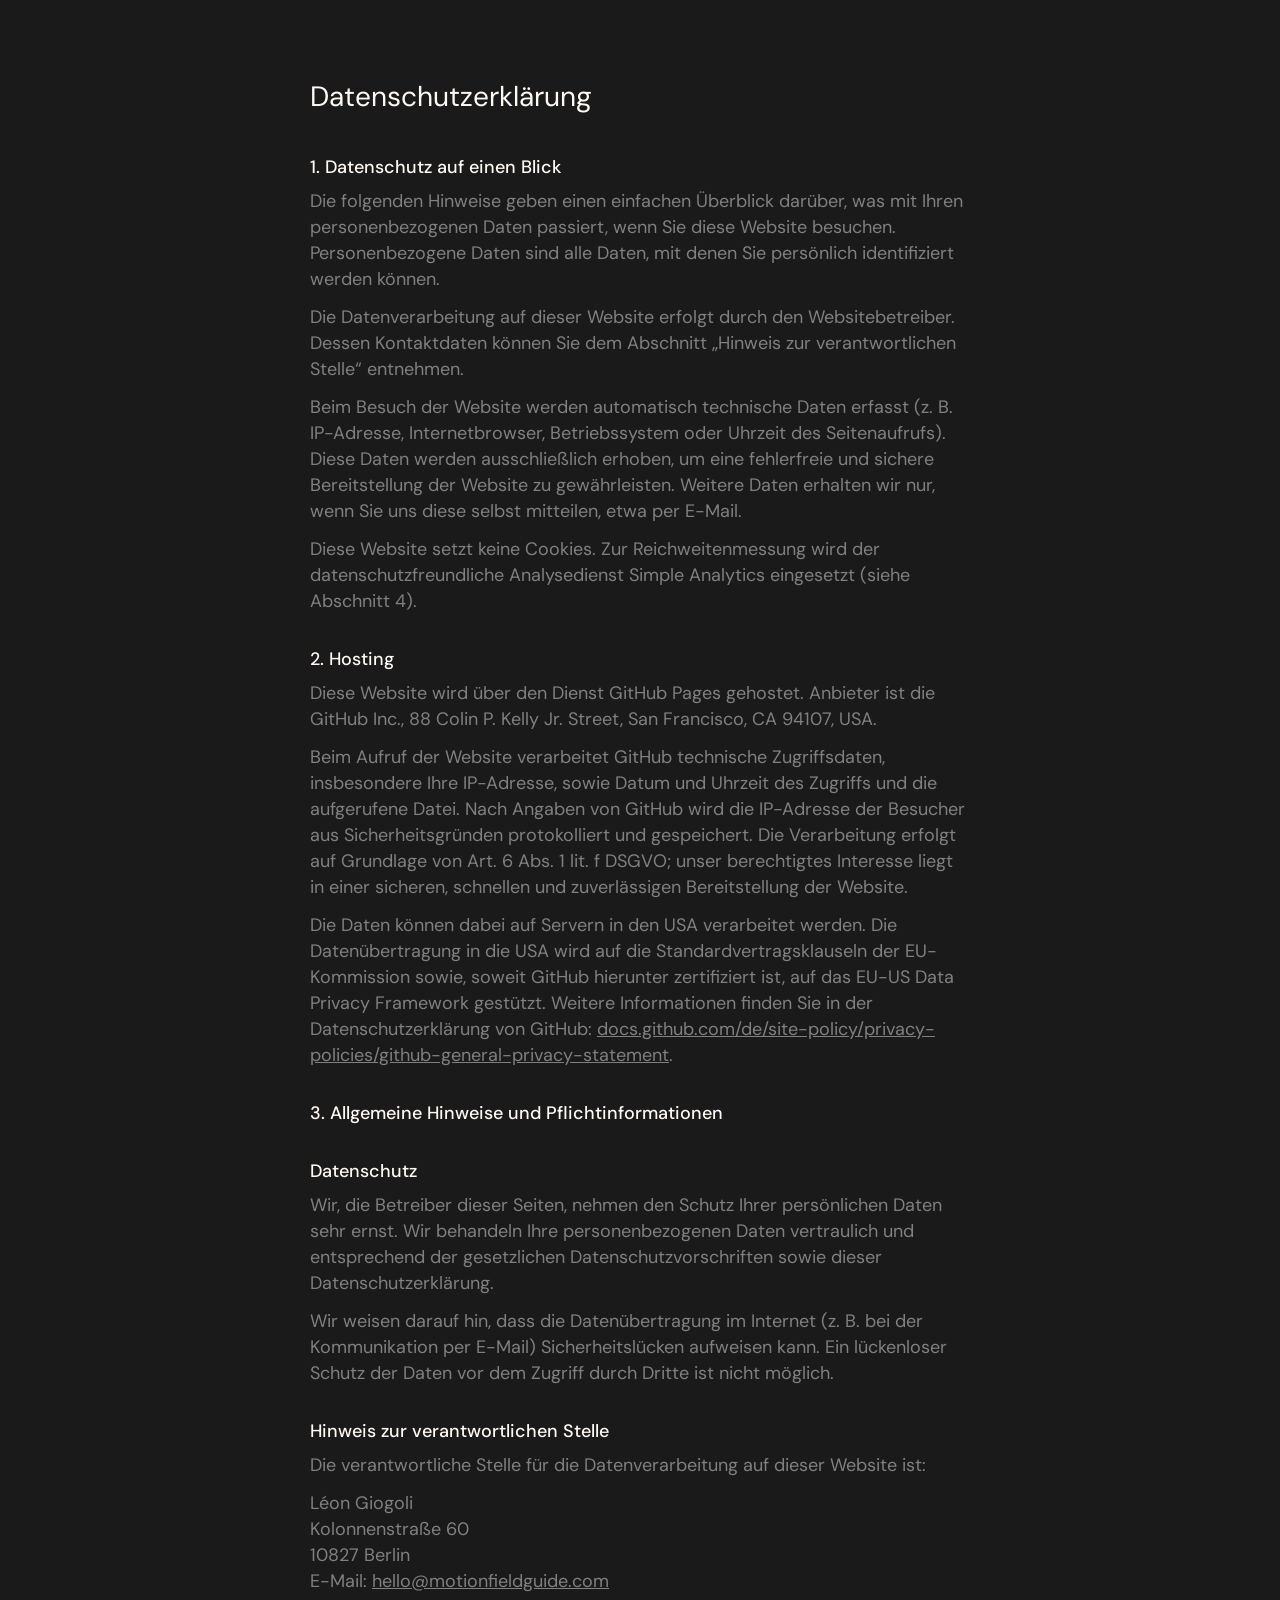
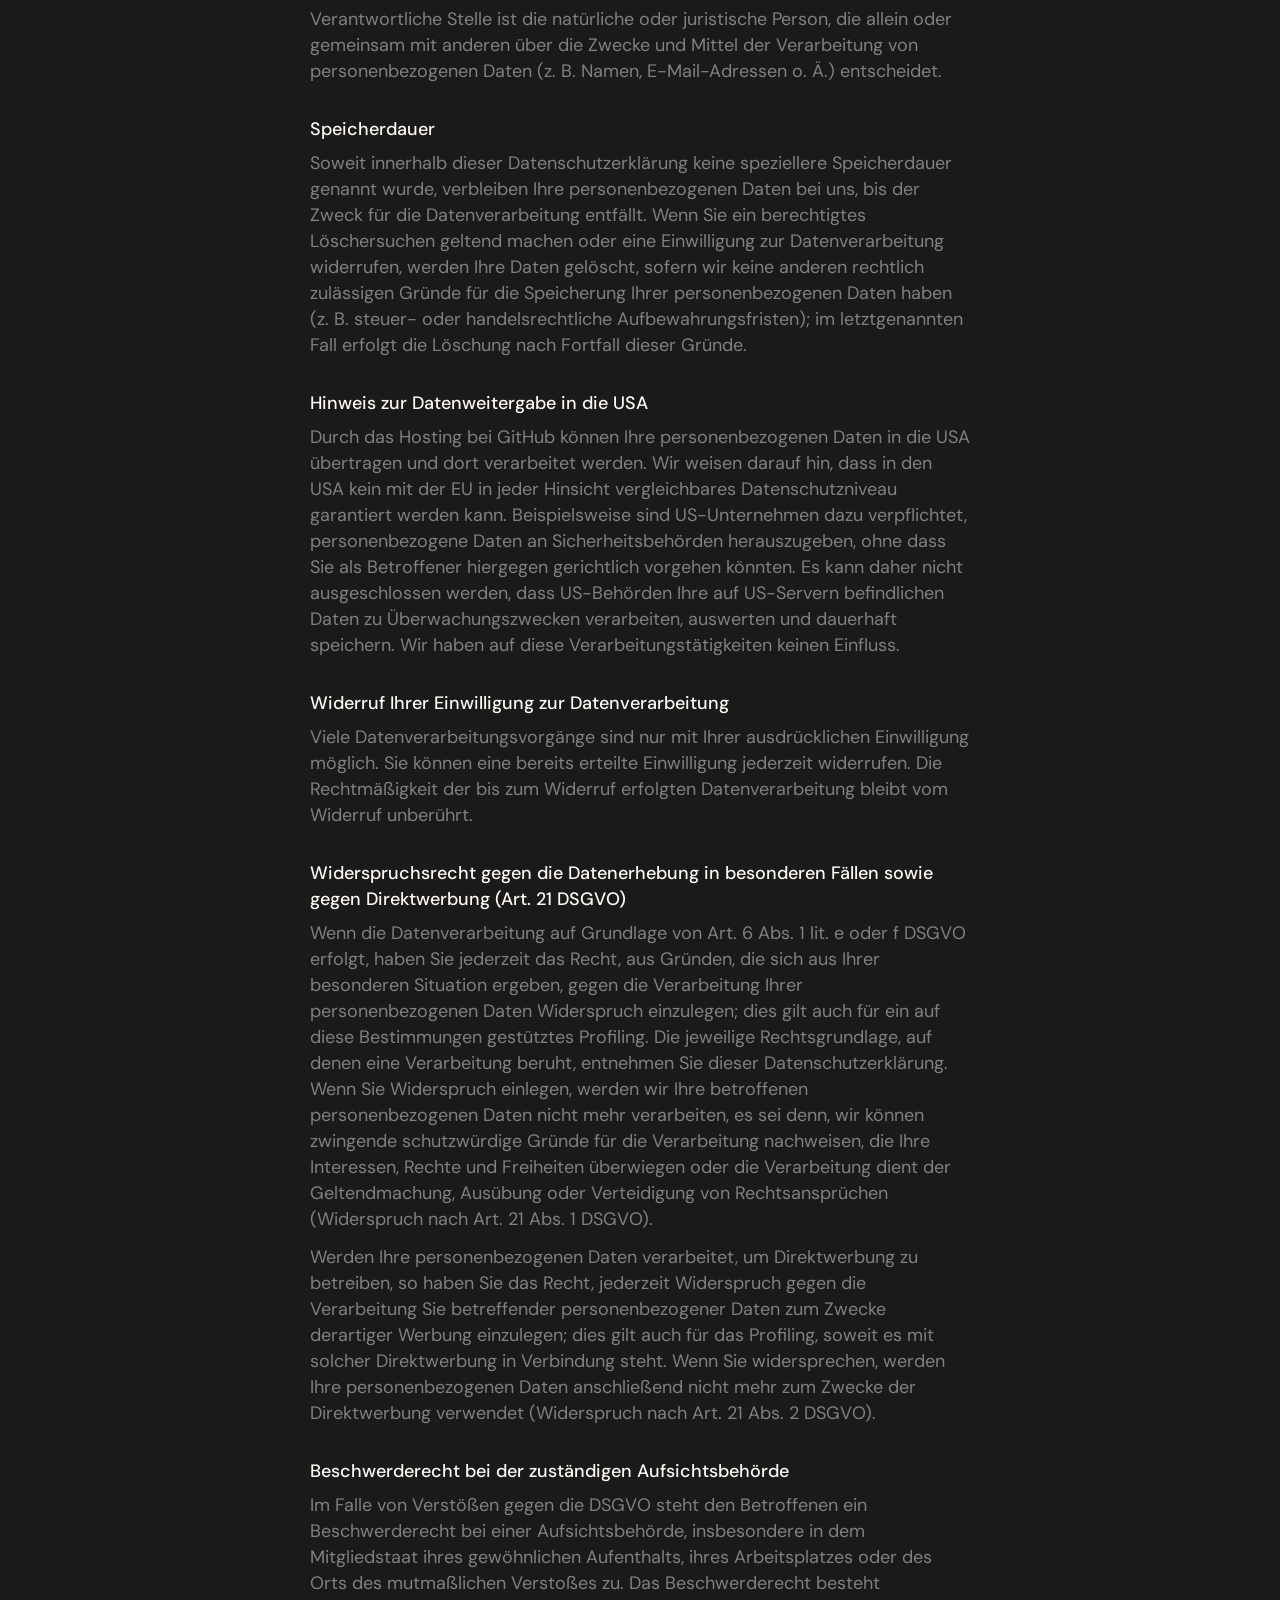
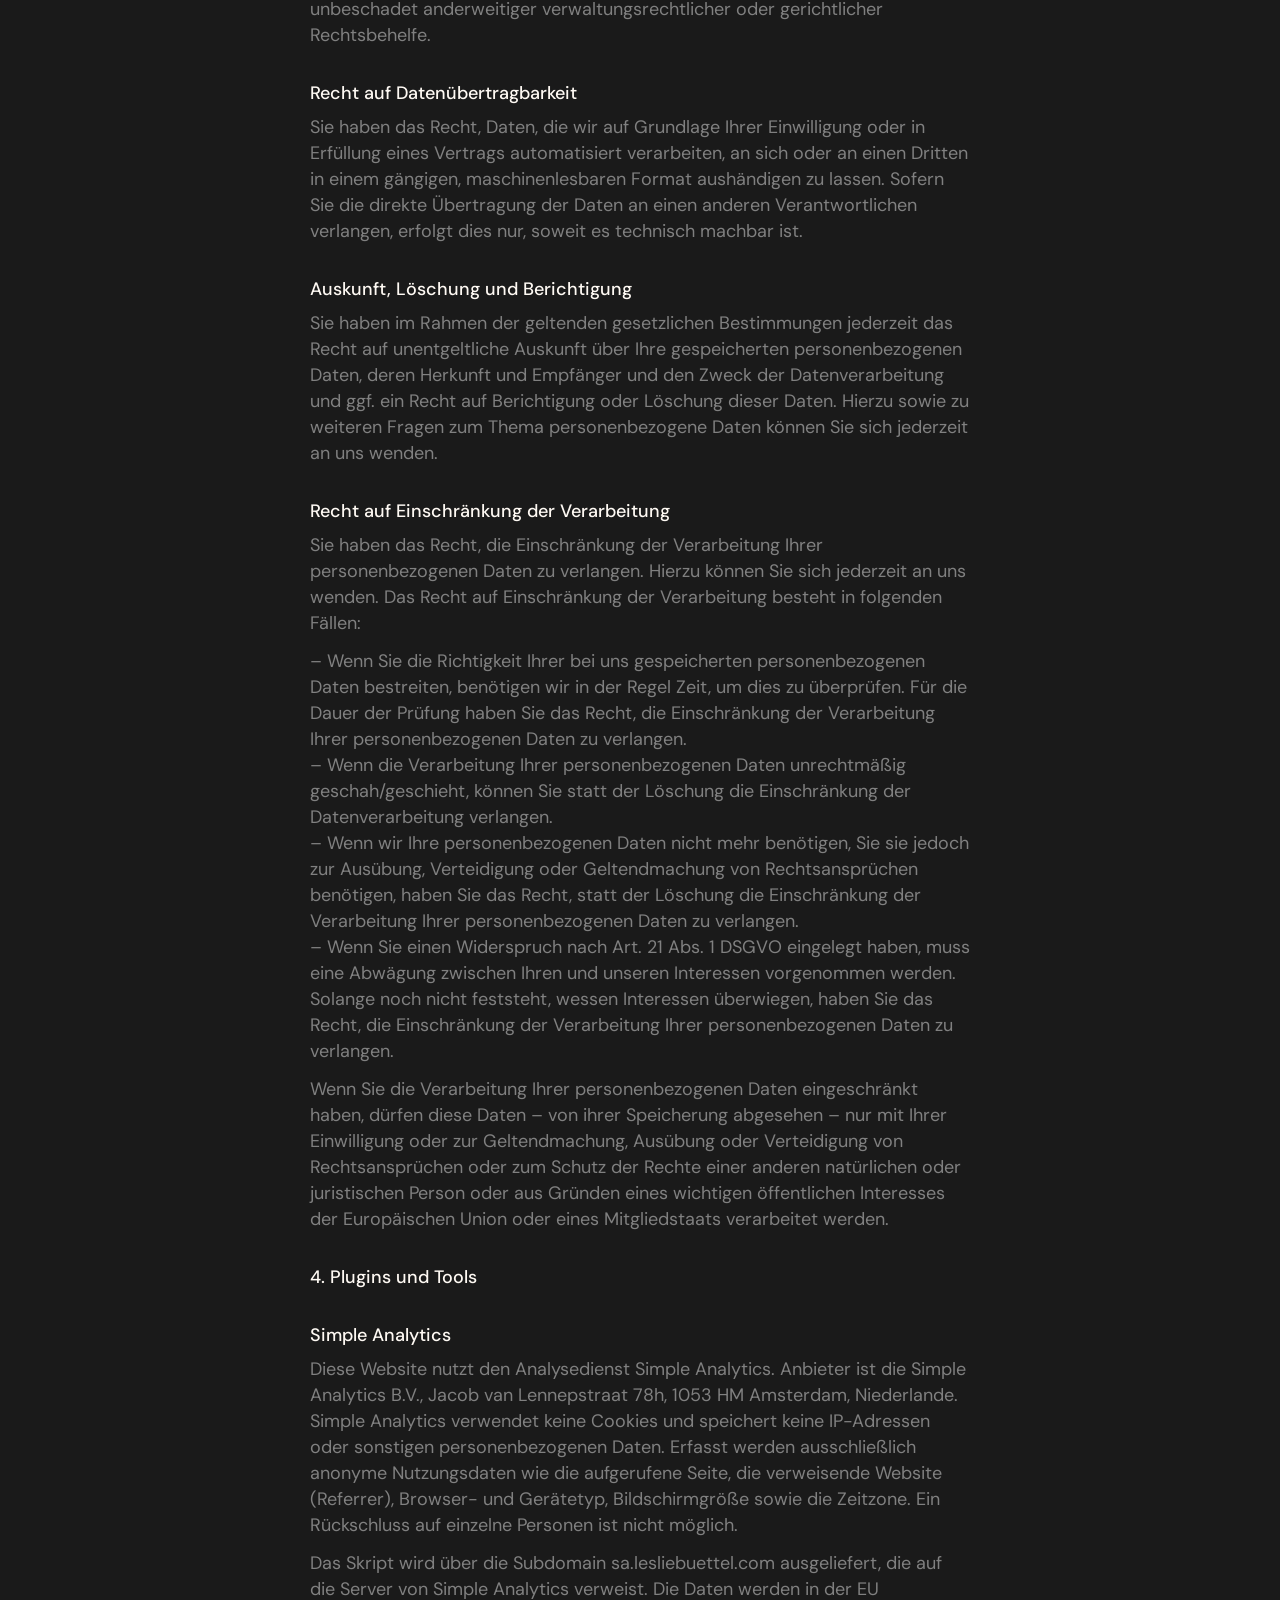
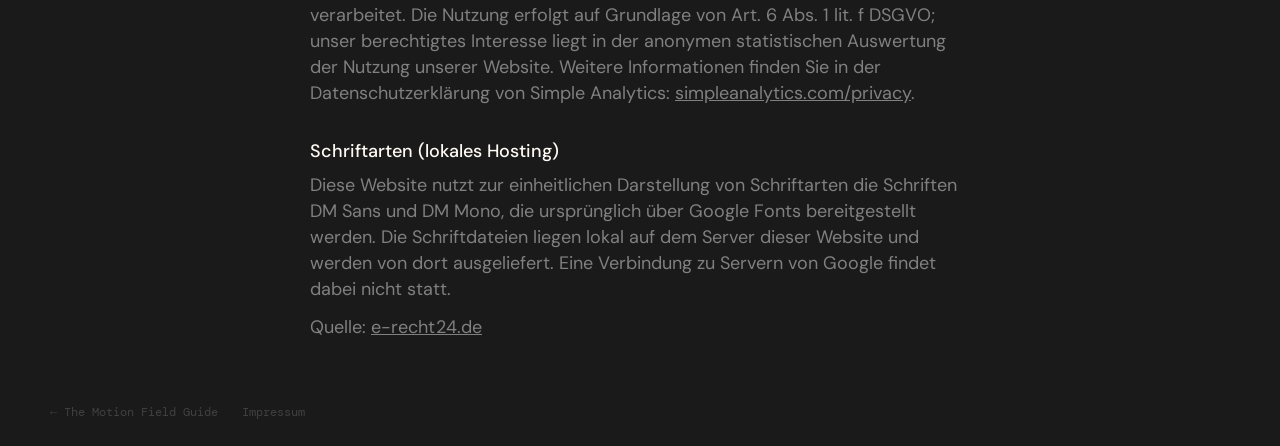
<file: datenschutz.html>
<!DOCTYPE html>
<html lang="de">
<head>
  <meta charset="utf-8">
  <meta name="viewport" content="width=device-width, initial-scale=1">
  <title>Datenschutz — The Motion Field Guide</title>
  <meta name="robots" content="noindex">
  <meta name="theme-color" content="#1A1A1A">
  <link rel="icon" href="favicon.svg" type="image/svg+xml">
  <link rel="stylesheet" href="styles.css?v=9">
</head>
<body>
  <main class="legal">
    <h1>Datenschutzerklärung</h1>

    <h2>1. Datenschutz auf einen Blick</h2>
    <p>Die folgenden Hinweise geben einen einfachen Überblick darüber, was mit Ihren personenbezogenen Daten passiert, wenn Sie diese Website besuchen. Personenbezogene Daten sind alle Daten, mit denen Sie persönlich identifiziert werden können.</p>
    <p>Die Datenverarbeitung auf dieser Website erfolgt durch den Websitebetreiber. Dessen Kontaktdaten können Sie dem Abschnitt „Hinweis zur verantwortlichen Stelle“ entnehmen.</p>
    <p>Beim Besuch der Website werden automatisch technische Daten erfasst (z. B. IP-Adresse, Internetbrowser, Betriebssystem oder Uhrzeit des Seitenaufrufs). Diese Daten werden ausschließlich erhoben, um eine fehlerfreie und sichere Bereitstellung der Website zu gewährleisten. Weitere Daten erhalten wir nur, wenn Sie uns diese selbst mitteilen, etwa per E-Mail.</p>
    <p>Diese Website setzt keine Cookies. Zur Reichweitenmessung wird der datenschutzfreundliche Analysedienst Simple Analytics eingesetzt (siehe Abschnitt 4).</p>

    <h2>2. Hosting</h2>
    <p>Diese Website wird über den Dienst GitHub Pages gehostet. Anbieter ist die GitHub Inc., 88 Colin P. Kelly Jr. Street, San Francisco, CA 94107, USA.</p>
    <p>Beim Aufruf der Website verarbeitet GitHub technische Zugriffsdaten, insbesondere Ihre IP-Adresse, sowie Datum und Uhrzeit des Zugriffs und die aufgerufene Datei. Nach Angaben von GitHub wird die IP-Adresse der Besucher aus Sicherheitsgründen protokolliert und gespeichert. Die Verarbeitung erfolgt auf Grundlage von Art. 6 Abs. 1 lit. f DSGVO; unser berechtigtes Interesse liegt in einer sicheren, schnellen und zuverlässigen Bereitstellung der Website.</p>
    <p>Die Daten können dabei auf Servern in den USA verarbeitet werden. Die Datenübertragung in die USA wird auf die Standardvertragsklauseln der EU-Kommission sowie, soweit GitHub hierunter zertifiziert ist, auf das EU-US Data Privacy Framework gestützt. Weitere Informationen finden Sie in der Datenschutzerklärung von GitHub: <a href="https://docs.github.com/de/site-policy/privacy-policies/github-general-privacy-statement">docs.github.com/de/site-policy/privacy-policies/github-general-privacy-statement</a>.</p>

    <h2>3. Allgemeine Hinweise und Pflichtinformationen</h2>

    <h2>Datenschutz</h2>
    <p>Wir, die Betreiber dieser Seiten, nehmen den Schutz Ihrer persönlichen Daten sehr ernst. Wir behandeln Ihre personenbezogenen Daten vertraulich und entsprechend der gesetzlichen Datenschutzvorschriften sowie dieser Datenschutzerklärung.</p>
    <p>Wir weisen darauf hin, dass die Datenübertragung im Internet (z. B. bei der Kommunikation per E-Mail) Sicherheitslücken aufweisen kann. Ein lückenloser Schutz der Daten vor dem Zugriff durch Dritte ist nicht möglich.</p>

    <h2>Hinweis zur verantwortlichen Stelle</h2>
    <p>Die verantwortliche Stelle für die Datenverarbeitung auf dieser Website ist:</p>
    <p>Léon Giogoli<br>
       Kolonnenstraße 60<br>
       10827 Berlin<br>
       E-Mail: <a href="mailto:hello@motionfieldguide.com">hello@motionfieldguide.com</a></p>
    <p>Verantwortliche Stelle ist die natürliche oder juristische Person, die allein oder gemeinsam mit anderen über die Zwecke und Mittel der Verarbeitung von personenbezogenen Daten (z. B. Namen, E-Mail-Adressen o. Ä.) entscheidet.</p>

    <h2>Speicherdauer</h2>
    <p>Soweit innerhalb dieser Datenschutzerklärung keine speziellere Speicherdauer genannt wurde, verbleiben Ihre personenbezogenen Daten bei uns, bis der Zweck für die Datenverarbeitung entfällt. Wenn Sie ein berechtigtes Löschersuchen geltend machen oder eine Einwilligung zur Datenverarbeitung widerrufen, werden Ihre Daten gelöscht, sofern wir keine anderen rechtlich zulässigen Gründe für die Speicherung Ihrer personenbezogenen Daten haben (z. B. steuer- oder handelsrechtliche Aufbewahrungsfristen); im letztgenannten Fall erfolgt die Löschung nach Fortfall dieser Gründe.</p>

    <h2>Hinweis zur Datenweitergabe in die USA</h2>
    <p>Durch das Hosting bei GitHub können Ihre personenbezogenen Daten in die USA übertragen und dort verarbeitet werden. Wir weisen darauf hin, dass in den USA kein mit der EU in jeder Hinsicht vergleichbares Datenschutzniveau garantiert werden kann. Beispielsweise sind US-Unternehmen dazu verpflichtet, personenbezogene Daten an Sicherheitsbehörden herauszugeben, ohne dass Sie als Betroffener hiergegen gerichtlich vorgehen könnten. Es kann daher nicht ausgeschlossen werden, dass US-Behörden Ihre auf US-Servern befindlichen Daten zu Überwachungszwecken verarbeiten, auswerten und dauerhaft speichern. Wir haben auf diese Verarbeitungstätigkeiten keinen Einfluss.</p>

    <h2>Widerruf Ihrer Einwilligung zur Datenverarbeitung</h2>
    <p>Viele Datenverarbeitungsvorgänge sind nur mit Ihrer ausdrücklichen Einwilligung möglich. Sie können eine bereits erteilte Einwilligung jederzeit widerrufen. Die Rechtmäßigkeit der bis zum Widerruf erfolgten Datenverarbeitung bleibt vom Widerruf unberührt.</p>

    <h2>Widerspruchsrecht gegen die Datenerhebung in besonderen Fällen sowie gegen Direktwerbung (Art. 21 DSGVO)</h2>
    <p>Wenn die Datenverarbeitung auf Grundlage von Art. 6 Abs. 1 lit. e oder f DSGVO erfolgt, haben Sie jederzeit das Recht, aus Gründen, die sich aus Ihrer besonderen Situation ergeben, gegen die Verarbeitung Ihrer personenbezogenen Daten Widerspruch einzulegen; dies gilt auch für ein auf diese Bestimmungen gestütztes Profiling. Die jeweilige Rechtsgrundlage, auf denen eine Verarbeitung beruht, entnehmen Sie dieser Datenschutzerklärung. Wenn Sie Widerspruch einlegen, werden wir Ihre betroffenen personenbezogenen Daten nicht mehr verarbeiten, es sei denn, wir können zwingende schutzwürdige Gründe für die Verarbeitung nachweisen, die Ihre Interessen, Rechte und Freiheiten überwiegen oder die Verarbeitung dient der Geltendmachung, Ausübung oder Verteidigung von Rechtsansprüchen (Widerspruch nach Art. 21 Abs. 1 DSGVO).</p>
    <p>Werden Ihre personenbezogenen Daten verarbeitet, um Direktwerbung zu betreiben, so haben Sie das Recht, jederzeit Widerspruch gegen die Verarbeitung Sie betreffender personenbezogener Daten zum Zwecke derartiger Werbung einzulegen; dies gilt auch für das Profiling, soweit es mit solcher Direktwerbung in Verbindung steht. Wenn Sie widersprechen, werden Ihre personenbezogenen Daten anschließend nicht mehr zum Zwecke der Direktwerbung verwendet (Widerspruch nach Art. 21 Abs. 2 DSGVO).</p>

    <h2>Beschwerderecht bei der zuständigen Aufsichtsbehörde</h2>
    <p>Im Falle von Verstößen gegen die DSGVO steht den Betroffenen ein Beschwerderecht bei einer Aufsichtsbehörde, insbesondere in dem Mitgliedstaat ihres gewöhnlichen Aufenthalts, ihres Arbeitsplatzes oder des Orts des mutmaßlichen Verstoßes zu. Das Beschwerderecht besteht unbeschadet anderweitiger verwaltungsrechtlicher oder gerichtlicher Rechtsbehelfe.</p>

    <h2>Recht auf Datenübertragbarkeit</h2>
    <p>Sie haben das Recht, Daten, die wir auf Grundlage Ihrer Einwilligung oder in Erfüllung eines Vertrags automatisiert verarbeiten, an sich oder an einen Dritten in einem gängigen, maschinenlesbaren Format aushändigen zu lassen. Sofern Sie die direkte Übertragung der Daten an einen anderen Verantwortlichen verlangen, erfolgt dies nur, soweit es technisch machbar ist.</p>

    <h2>Auskunft, Löschung und Berichtigung</h2>
    <p>Sie haben im Rahmen der geltenden gesetzlichen Bestimmungen jederzeit das Recht auf unentgeltliche Auskunft über Ihre gespeicherten personenbezogenen Daten, deren Herkunft und Empfänger und den Zweck der Datenverarbeitung und ggf. ein Recht auf Berichtigung oder Löschung dieser Daten. Hierzu sowie zu weiteren Fragen zum Thema personenbezogene Daten können Sie sich jederzeit an uns wenden.</p>

    <h2>Recht auf Einschränkung der Verarbeitung</h2>
    <p>Sie haben das Recht, die Einschränkung der Verarbeitung Ihrer personenbezogenen Daten zu verlangen. Hierzu können Sie sich jederzeit an uns wenden. Das Recht auf Einschränkung der Verarbeitung besteht in folgenden Fällen:</p>
    <p>– Wenn Sie die Richtigkeit Ihrer bei uns gespeicherten personenbezogenen Daten bestreiten, benötigen wir in der Regel Zeit, um dies zu überprüfen. Für die Dauer der Prüfung haben Sie das Recht, die Einschränkung der Verarbeitung Ihrer personenbezogenen Daten zu verlangen.<br>
       – Wenn die Verarbeitung Ihrer personenbezogenen Daten unrechtmäßig geschah/geschieht, können Sie statt der Löschung die Einschränkung der Datenverarbeitung verlangen.<br>
       – Wenn wir Ihre personenbezogenen Daten nicht mehr benötigen, Sie sie jedoch zur Ausübung, Verteidigung oder Geltendmachung von Rechtsansprüchen benötigen, haben Sie das Recht, statt der Löschung die Einschränkung der Verarbeitung Ihrer personenbezogenen Daten zu verlangen.<br>
       – Wenn Sie einen Widerspruch nach Art. 21 Abs. 1 DSGVO eingelegt haben, muss eine Abwägung zwischen Ihren und unseren Interessen vorgenommen werden. Solange noch nicht feststeht, wessen Interessen überwiegen, haben Sie das Recht, die Einschränkung der Verarbeitung Ihrer personenbezogenen Daten zu verlangen.</p>
    <p>Wenn Sie die Verarbeitung Ihrer personenbezogenen Daten eingeschränkt haben, dürfen diese Daten – von ihrer Speicherung abgesehen – nur mit Ihrer Einwilligung oder zur Geltendmachung, Ausübung oder Verteidigung von Rechtsansprüchen oder zum Schutz der Rechte einer anderen natürlichen oder juristischen Person oder aus Gründen eines wichtigen öffentlichen Interesses der Europäischen Union oder eines Mitgliedstaats verarbeitet werden.</p>

    <h2>4. Plugins und Tools</h2>

    <h2>Simple Analytics</h2>
    <p>Diese Website nutzt den Analysedienst Simple Analytics. Anbieter ist die Simple Analytics B.V., Jacob van Lennepstraat 78h, 1053 HM Amsterdam, Niederlande. Simple Analytics verwendet keine Cookies und speichert keine IP-Adressen oder sonstigen personenbezogenen Daten. Erfasst werden ausschließlich anonyme Nutzungsdaten wie die aufgerufene Seite, die verweisende Website (Referrer), Browser- und Gerätetyp, Bildschirmgröße sowie die Zeitzone. Ein Rückschluss auf einzelne Personen ist nicht möglich.</p>
    <p>Das Skript wird über die Subdomain sa.lesliebuettel.com ausgeliefert, die auf die Server von Simple Analytics verweist. Die Daten werden in der EU verarbeitet. Die Nutzung erfolgt auf Grundlage von Art. 6 Abs. 1 lit. f DSGVO; unser berechtigtes Interesse liegt in der anonymen statistischen Auswertung der Nutzung unserer Website. Weitere Informationen finden Sie in der Datenschutzerklärung von Simple Analytics: <a href="https://simpleanalytics.com/privacy">simpleanalytics.com/privacy</a>.</p>

    <h2>Schriftarten (lokales Hosting)</h2>
    <p>Diese Website nutzt zur einheitlichen Darstellung von Schriftarten die Schriften DM Sans und DM Mono, die ursprünglich über Google Fonts bereitgestellt werden. Die Schriftdateien liegen lokal auf dem Server dieser Website und werden von dort ausgeliefert. Eine Verbindung zu Servern von Google findet dabei nicht statt.</p>

    <p>Quelle: <a href="https://www.e-recht24.de">e-recht24.de</a></p>
  </main>

  <footer class="footer">
    <a href="index.html">← The Motion Field Guide</a>
    <a href="impressum.html">Impressum</a>
  </footer>
</body>
</html>
</file>
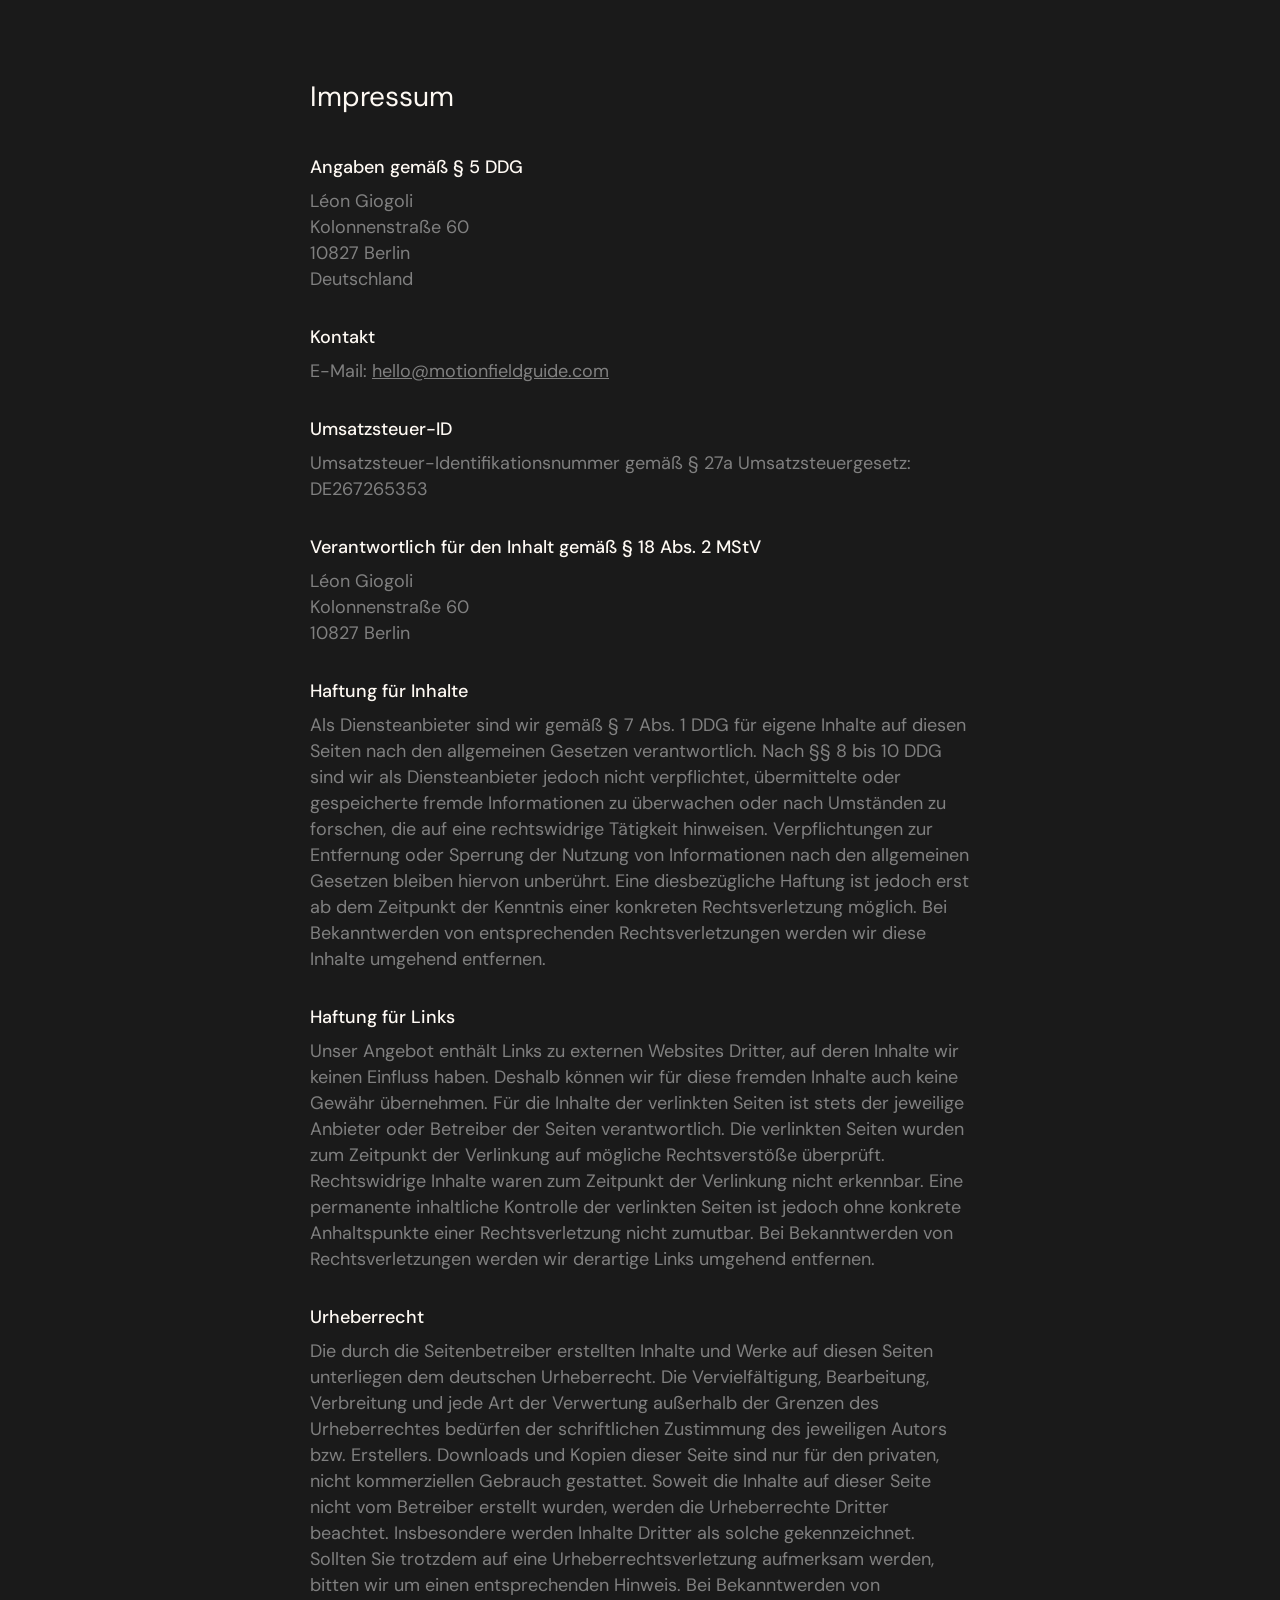
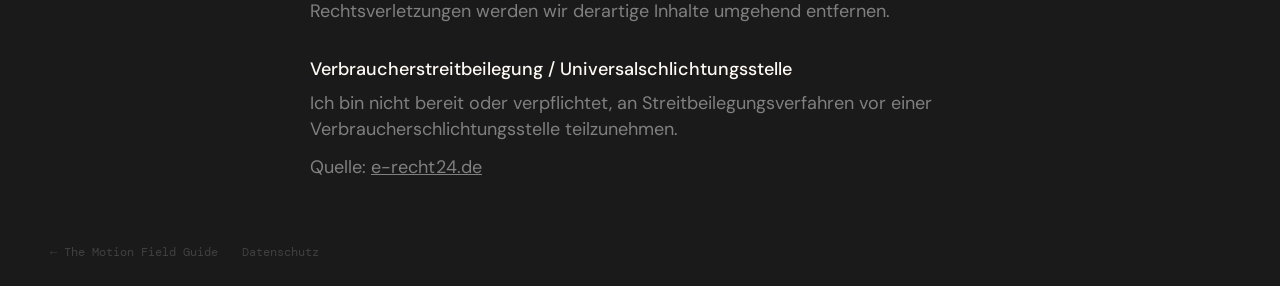
<file: impressum.html>
<!DOCTYPE html>
<html lang="de">
<head>
  <meta charset="utf-8">
  <meta name="viewport" content="width=device-width, initial-scale=1">
  <title>Impressum — The Motion Field Guide</title>
  <meta name="robots" content="noindex">
  <meta name="theme-color" content="#1A1A1A">
  <link rel="icon" href="favicon.svg" type="image/svg+xml">
  <link rel="stylesheet" href="styles.css?v=9">
</head>
<body>
  <main class="legal">
    <h1>Impressum</h1>

    <h2>Angaben gemäß § 5 DDG</h2>
    <p>Léon Giogoli<br>
       Kolonnenstraße 60<br>
       10827 Berlin<br>
       Deutschland</p>

    <h2>Kontakt</h2>
    <p>E-Mail: <a href="mailto:hello@motionfieldguide.com">hello@motionfieldguide.com</a></p>

    <h2>Umsatzsteuer-ID</h2>
    <p>Umsatzsteuer-Identifikationsnummer gemäß § 27a Umsatzsteuergesetz:<br>
       DE267265353</p>

    <h2>Verantwortlich für den Inhalt gemäß § 18 Abs. 2 MStV</h2>
    <p>Léon Giogoli<br>
       Kolonnenstraße 60<br>
       10827 Berlin</p>

    <h2>Haftung für Inhalte</h2>
    <p>Als Diensteanbieter sind wir gemäß § 7 Abs. 1 DDG für eigene Inhalte auf diesen Seiten nach den allgemeinen Gesetzen verantwortlich. Nach §§ 8 bis 10 DDG sind wir als Diensteanbieter jedoch nicht verpflichtet, übermittelte oder gespeicherte fremde Informationen zu überwachen oder nach Umständen zu forschen, die auf eine rechtswidrige Tätigkeit hinweisen. Verpflichtungen zur Entfernung oder Sperrung der Nutzung von Informationen nach den allgemeinen Gesetzen bleiben hiervon unberührt. Eine diesbezügliche Haftung ist jedoch erst ab dem Zeitpunkt der Kenntnis einer konkreten Rechtsverletzung möglich. Bei Bekanntwerden von entsprechenden Rechtsverletzungen werden wir diese Inhalte umgehend entfernen.</p>

    <h2>Haftung für Links</h2>
    <p>Unser Angebot enthält Links zu externen Websites Dritter, auf deren Inhalte wir keinen Einfluss haben. Deshalb können wir für diese fremden Inhalte auch keine Gewähr übernehmen. Für die Inhalte der verlinkten Seiten ist stets der jeweilige Anbieter oder Betreiber der Seiten verantwortlich. Die verlinkten Seiten wurden zum Zeitpunkt der Verlinkung auf mögliche Rechtsverstöße überprüft. Rechtswidrige Inhalte waren zum Zeitpunkt der Verlinkung nicht erkennbar. Eine permanente inhaltliche Kontrolle der verlinkten Seiten ist jedoch ohne konkrete Anhaltspunkte einer Rechtsverletzung nicht zumutbar. Bei Bekanntwerden von Rechtsverletzungen werden wir derartige Links umgehend entfernen.</p>

    <h2>Urheberrecht</h2>
    <p>Die durch die Seitenbetreiber erstellten Inhalte und Werke auf diesen Seiten unterliegen dem deutschen Urheberrecht. Die Vervielfältigung, Bearbeitung, Verbreitung und jede Art der Verwertung außerhalb der Grenzen des Urheberrechtes bedürfen der schriftlichen Zustimmung des jeweiligen Autors bzw. Erstellers. Downloads und Kopien dieser Seite sind nur für den privaten, nicht kommerziellen Gebrauch gestattet. Soweit die Inhalte auf dieser Seite nicht vom Betreiber erstellt wurden, werden die Urheberrechte Dritter beachtet. Insbesondere werden Inhalte Dritter als solche gekennzeichnet. Sollten Sie trotzdem auf eine Urheberrechtsverletzung aufmerksam werden, bitten wir um einen entsprechenden Hinweis. Bei Bekanntwerden von Rechtsverletzungen werden wir derartige Inhalte umgehend entfernen.</p>

    <h2>Verbraucherstreitbeilegung / Universalschlichtungsstelle</h2>
    <p>Ich bin nicht bereit oder verpflichtet, an Streitbeilegungsverfahren vor einer Verbraucherschlichtungsstelle teilzunehmen.</p>

    <p>Quelle: <a href="https://www.e-recht24.de">e-recht24.de</a></p>
  </main>

  <footer class="footer">
    <a href="index.html">← The Motion Field Guide</a>
    <a href="datenschutz.html">Datenschutz</a>
  </footer>
</body>
</html>
</file>
<file: styles.css>
@font-face {
  font-family: "DM Sans";
  src: url("fonts/DMSans-Regular.ttf") format("truetype");
  font-weight: 400;
  font-display: swap;
}

@font-face {
  font-family: "DM Sans";
  src: url("fonts/DMSans-Medium.ttf") format("truetype");
  font-weight: 500;
  font-display: swap;
}

@font-face {
  font-family: "DM Mono";
  src: url("fonts/DMMono-Regular.ttf") format("truetype");
  font-weight: 400;
  font-display: swap;
}

:root {
  --bg: #1A1A1A;
  --text: #808080;
  --bright: #FEF9F3;
  --dim: #404040;
  --sans: "DM Sans", -apple-system, BlinkMacSystemFont, "Segoe UI", Helvetica, Arial, sans-serif;
  --mono: "DM Mono", ui-monospace, SFMono-Regular, Menlo, Consolas, monospace;

  /* Hero width follows the viewport height (660px at the 1024px-high reference),
     capped by the viewport width and an upper limit for very large screens. */
  --hero-w: min(100vw - 48px, clamp(320px, 64.5vh, 1100px));
  --intro-offset: 0.7s;
}

@supports (height: 1svh) {
  :root { --hero-w: min(100vw - 48px, clamp(320px, 64.5svh, 1100px)); }
}

* { margin: 0; padding: 0; box-sizing: border-box; }

html { background: var(--bg); color-scheme: dark; }

body {
  min-height: 100vh;
  min-height: 100svh;
  display: flex;
  flex-direction: column;
  background: var(--bg);
  color: var(--text);
  font-family: var(--sans);
  font-size: 18px;
  line-height: 23px;
  -webkit-font-smoothing: antialiased;
}

a { color: inherit; }

.visually-hidden {
  position: absolute;
  width: 1px;
  height: 1px;
  overflow: hidden;
  clip-path: inset(50%);
  white-space: nowrap;
}

/* Landing */

.stage {
  flex: 1;
  display: flex;
  flex-direction: column;
  justify-content: center;
  width: 100%;
  max-width: calc(var(--hero-w) + 48px);
  margin: 0 auto;
  padding: 100px 24px 32px;
}

.hero {
  position: relative;
  width: 100%;
  aspect-ratio: 2520 / 2240;
}

.hero__poster,
.hero__svg {
  position: absolute;
  inset: 0;
  display: block;
  width: 100%;
  height: 100%;
}

.hero__poster { object-fit: contain; }

.intro {
  display: flex;
  align-items: stretch;
  gap: calc(var(--hero-w) * 0.042);
  margin-top: calc(var(--hero-w) * 0.052);
  padding: 0 4px;
}

.intro__text {
  max-width: 59.8%;
  font-size: clamp(18px, calc(var(--hero-w) * 0.0242), 24px);
  line-height: 1.28;
}

.intro__rule {
  flex: none;
  width: 1px;
  background: var(--text);
}

.intro__status {
  display: flex;
  align-items: center;
  font-size: clamp(28px, calc(var(--hero-w) * 0.037), 38px);
  line-height: 1.2;
  white-space: nowrap;
}

/* Fade in on load, following the hero entrance: text first, then the line
   (growing) together with the status. */

.intro > * { animation: fade-in 0.9s ease-out backwards; }
.intro__text {
  animation-duration: 1.6s;
  animation-timing-function: cubic-bezier(0.4, 0, 0.2, 1);
  animation-delay: calc(var(--intro-offset) + 0.4s);
}
.intro__rule {
  animation-name: fade-in, grow-in;
  animation-duration: 0.6s, 1s;
  animation-timing-function: ease-out, cubic-bezier(0, 0, 0.1, 1);
  animation-delay: calc(var(--intro-offset) + 0.7s);
}
.intro__status { animation-duration: 0.6s; animation-delay: calc(var(--intro-offset) + 0.7s); }

@keyframes fade-in {
  from { opacity: 0; }
}

@keyframes grow-in {
  from { transform: scaleY(0); }
}

@keyframes grow-in-x {
  from { transform: scaleX(0); }
}

@media (prefers-reduced-motion: reduce) {
  .intro > * { animation: none; }
}

/* Hero entrance. The ids are the After Effects layer names; a renamed or
   missing layer simply appears without an entrance. */
.hero__svg > :is(#bg-grid, #diagonale-1, #diagonale-2, #diagonale-3) { animation: fade-in 1s ease-out backwards; }

/* The orbits draw on in the direction their markers travel, while the whole
   ring turns the same way, so the starting point moves too. */
.hero__svg > :is(#orbit-1, #orbit-2) path[pathLength] {
  stroke-dasharray: 1;
  animation: draw-in 1.6s cubic-bezier(0, 0, 0.1, 1) 0.4s backwards, fade-in 0.9s ease-out 0.4s backwards;
}
.hero__svg > #orbit-2 path[pathLength] { animation-delay: 0.65s; }

.hero__svg > :is(#circle-1, #circle-2) {
  transform-box: fill-box;
  transform-origin: center;
  animation: fade-in 0.3s ease-out 1.2s backwards, pop-in 0.7s cubic-bezier(0, 0, 0.1, 1) 1.2s backwards;
}
.hero__svg > #circle-2 { animation-delay: 1.35s; }

.hero__svg > #logo-white {
  transform-box: fill-box;
  transform-origin: center;
  animation: fade-in 0.9s ease-out 0.2s backwards, settle-in 0.9s cubic-bezier(0, 0, 0.1, 1) 0.2s backwards;
}

.hero__svg > :is(#foundations, #shape, #circle, #shape-1, #shape-2) { animation: fade-in 0.5s ease-out 1.35s backwards; }
.hero__svg > :is(#systems, #text-anchor-1) { animation: fade-in 0.5s ease-out 1.45s backwards; }
.hero__svg > :is(#elements, #text-anchor-2) { animation: fade-in 0.5s ease-out 1.55s backwards; }

@keyframes draw-in {
  from { stroke-dashoffset: -1; transform: rotate(-150deg); }
}

@keyframes settle-in {
  from { transform: scale(0.97); }
}

@keyframes pop-in {
  from { transform: scale(0.6); }
}

/* Pointer parallax: hero.js sets --px / --py between -1 and 1. Layers closer
   to the viewer move further. The markers that sit on the orbits move with
   them. Overflow is visible so the grid's outer lines are not cut off as it shifts. */
.hero__svg { --px: 0; --py: 0; overflow: visible; }
.hero__svg.is-clickable { cursor: pointer; }
.hero__svg > :is(#bg-grid, #diagonale-1, #diagonale-2, #diagonale-3) { translate: calc(var(--px) * -4px) calc(var(--py) * -4px); }
.hero__svg > :is(#orbit-1, #orbit-2, #circle-1, #circle-2, #text-anchor-1, #text-anchor-2) {
  translate: calc(var(--px) * -10px) calc(var(--py) * -10px);
}
.hero__svg > :is(#foundations, #shape, #circle, #shape-1, #shape-2, #systems, #elements) {
  translate: calc(var(--px) * -14px) calc(var(--py) * -14px);
}
.hero__svg > #logo-white { translate: calc(var(--px) * -18px) calc(var(--py) * -18px); }

.footer {
  display: flex;
  gap: 24px;
  padding: 0 50px 26px;
  font-family: var(--mono);
  font-size: 12px;
  line-height: 16px;
  color: var(--dim);
}

.footer a { text-decoration: none; }
.footer a:hover,
.footer a:focus-visible { color: var(--text); }

@media (max-width: 640px) {
  .stage { padding-top: 32px; }
  .intro {
    flex-direction: column;
    align-items: center;
    gap: 20px;
    margin-top: 24px;
    text-align: center;
  }
  .intro__text { max-width: none; }
  .intro__rule {
    width: 69px;
    height: 1px;
    animation-name: fade-in, grow-in-x;
  }
  .intro__status { font-size: 24px; }
  .footer { justify-content: center; padding: 0 28px 24px; }
}

/* Variant 2 — logo lockup only */

.v2 { --bg: #121212; }

.v2 .stage { align-items: center; }

.v2 .hero {
  width: 100%;
  max-width: 460px;
  aspect-ratio: 1380 / 1275;
}

.status {
  margin-top: 30px;
  color: var(--bright);
  font-size: 28px;
  line-height: 1.3;
  text-align: center;
}

/* Legal pages */

.legal {
  flex: 1;
  width: 100%;
  max-width: calc(660px + 48px);
  margin: 0 auto;
  padding: 80px 24px 64px;
  line-height: 26px;
}

.legal h1 {
  margin-bottom: 40px;
  color: var(--bright);
  font-size: 28px;
  font-weight: 400;
  line-height: 1.2;
}

.legal h2 {
  margin: 32px 0 8px;
  color: var(--bright);
  font-size: 18px;
  font-weight: 500;
}

.legal p + p { margin-top: 12px; }
</file>
